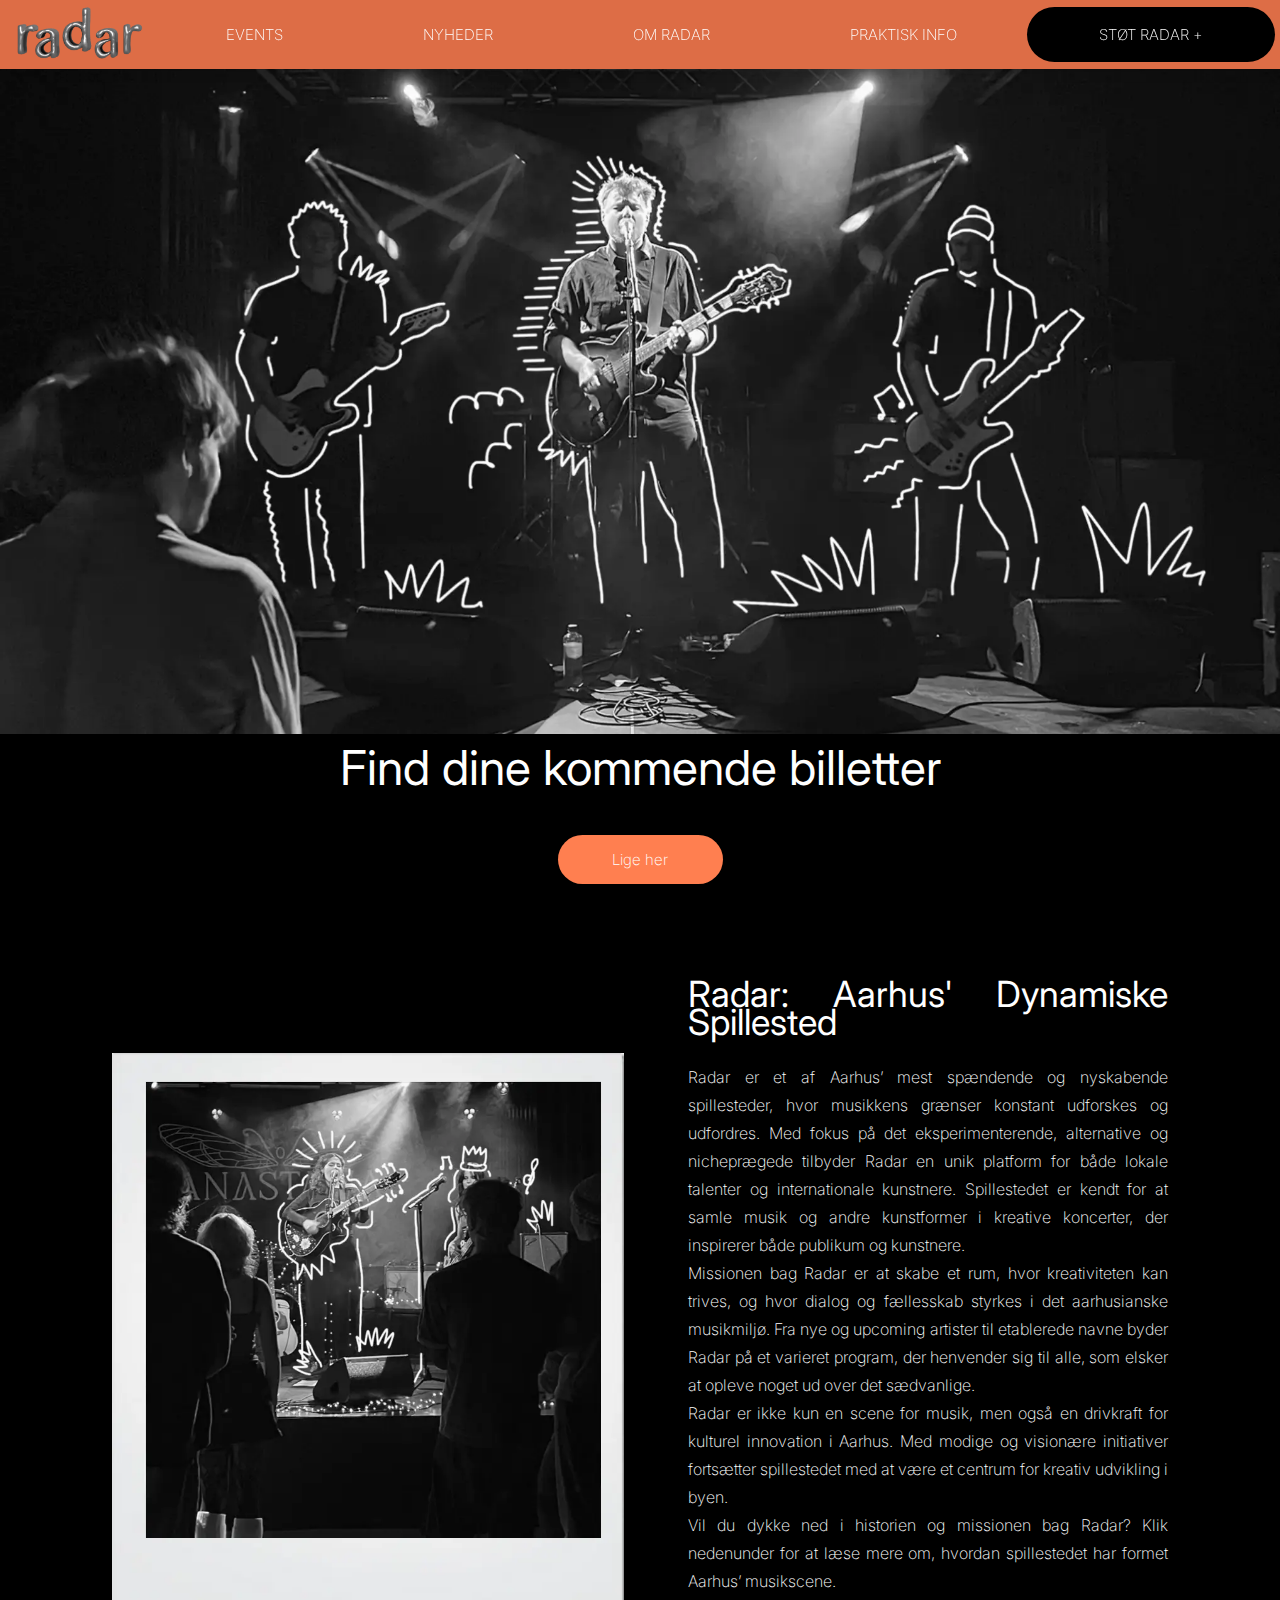
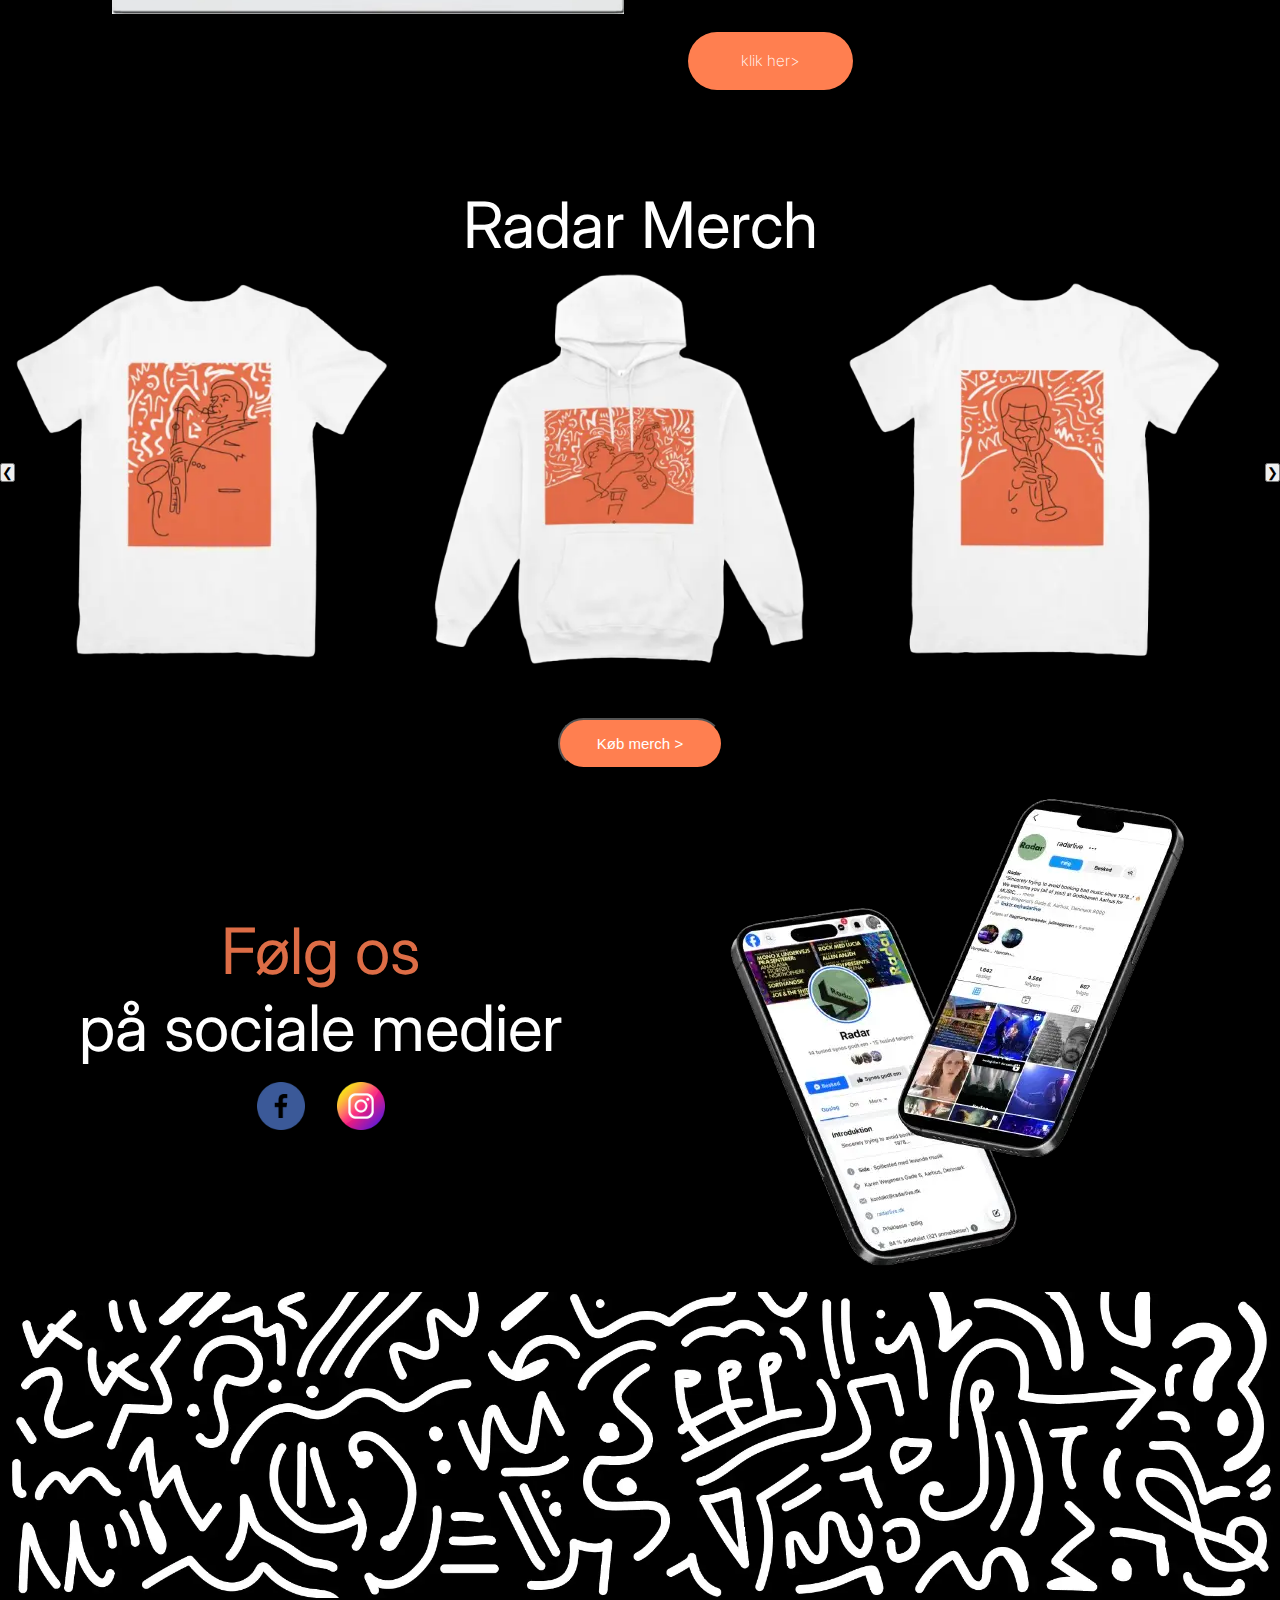
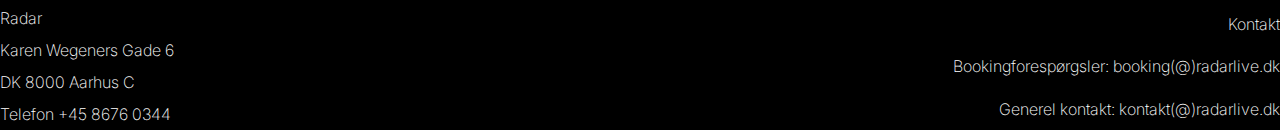
<file: index.html>
<!DOCTYPE html>
<html lang="da">
<head>
    <meta charset="UTF-8">
    <meta name="viewport" content="width=device-width, initial-scale=1.0">
    <meta name="description=" content="Oplev eksperimenterende koncerter og nichegenrer på Radar i Aarhus. Se kommende events og bliv inspireret af unikke musikoplevelser.">
    <title>Radar Aarhus | Eksperimenterende Musik og Koncerter</title>
    <link rel="preconnect" href="https://fonts.googleapis.com">
    <link rel="preconnect" href="https://fonts.gstatic.com" crossorigin>
    <link href="https://fonts.googleapis.com/css2?family=Inter:ital,opsz,wght@0,14..32,100..900;1,14..32,100..900&display=swap" rel="stylesheet">
    <link rel="icon" type="image/x-icon" href="/img/favicon_io(4)/android-chrome-512x512.png">
    <link rel="stylesheet" href="css/stylesheet.css">
</head>
<body>
    <header>
        <a href="/index.html"><img src="/img/radarlogo.webp" alt="Radar logo" class="logo"></a>
        <!---https://www.youtube.com/watch?v=8eFeIFKAKHw&list=WL&index=63 brugt til at finde ud af hvordan man laver en burgermenu-->
        <nav class="navbar">
            <input type="checkbox" id="sidebar-active"> <!---selve checkboxen-->
            <label for="sidebar-active" class="open-sidebar-button"> <!---ikonet med de tre streger-->
                <svg xmlns="http://www.w3.org/2000/svg" height="42px" viewBox="0 -960 960 960" width="42px" fill="#FFFFFF"><path d="M120-240v-80h720v80H120Zm0-200v-80h720v80H120Zm0-200v-80h720v80H120Z"/></svg>
            </label>

            
            <div class="links-container">
                <label for="sidebar-active" class="close-sidebar-button"> <!---kryds ikon der lukker menuen-->
                    <svg xmlns="http://www.w3.org/2000/svg" height="42px" viewBox="0 -960 960 960" width="42px" fill="#FFFFFF"><path d="m256-200-56-56 224-224-224-224 56-56 224 224 224-224 56 56-224 224 224 224-56 56-224-224-224 224Z"/></svg> 
                </label>



                <label id="overlay" for="sidebar-active"></label> <!---den der gør at vi kommer ud af sidebaren, hvis man klikker et andet sted på skærmen-->

                
            
                <ul class="navbar-menu">
                    <li><a href="#" class="hovedmenu"> Events</a>
                        <ul class="dropdown">
                            <li><a href="/undersider/events.html" class="undermenu">Kommende Events +</a>
                            </li>
                            <li><a href="#" class="undermenu">Tidligere Events</a>
                            </li>
                        </ul>
                    </li>
        
                    <li><a href="#" class="hovedmenu">Nyheder</a>
                    </li>
        
                    <li><a href="#" class="hovedmenu">Om Radar</a>
                        <ul class="dropdown">
                            <li><a href="/undersider/historieogvaerdier.html" class="undermenu">Historie og Mission +</a>
                            </li>
                            <li><a href="#" class="undermenu">Værdier og Fokusområder</a>
                            </li>
                            <li><a href="#" class="undermenu">Kunstnere</a>
                            </li>
                        </ul>
                    </li>
        
                    <li><a href="#" class="hovedmenu">Praktisk Info</a>
                        <ul class="dropdown">
                            <li><a href="#" class="undermenu">Kontakt og Adresse</a>
                            </li>
                            <li><a href="#" class="undermenu">Ofte stillede spørgsmål</a>
                            </li>
                            <li><a href="#" class="undermenu">Feedback</a>
                            </li>
                            <li><a href="#" class="undermenu">Leje af Radar</a>
                            </li>
                        </ul>
                    </li>

                    <li class="støtknap"><a href="/undersider/stoetradar.html" class="hovedmenu" >Støt Radar +</a>
                    </li>
                </ul>
            </div>
        </nav>
    </header>


    <section>
        <img src="img/forside.webp" alt="Band som spiller på Radar med illustrationer" id="forsideimg">
    </section>
    <section id="førstetekst">
        <h1 id="storoverskrift">Find dine kommende billetter</h1>
        <a href="/undersider/events.html" class="knap">Lige her</a>
    </section>

    <article class="artikler" id="artikelet">
        <section>
            <img src="/img/forsideimg2.webp" alt="Polaroid billede af band som spiller på Radar" id="forsidebillede2">
        </section>
        <section id="sektion1">
            <h2 class="overskrift" id="overskrift1">Radar: Aarhus' Dynamiske Spillested</h2>
            <p>Radar er et af Aarhus’ mest spændende og nyskabende spillesteder, hvor musikkens grænser konstant udforskes og udfordres. Med fokus på det eksperimenterende, alternative og nicheprægede tilbyder Radar en unik platform for både lokale talenter og internationale kunstnere. Spillestedet er kendt for at samle musik og andre kunstformer i kreative koncerter, der inspirerer både publikum og kunstnere.</p>
            <p>Missionen bag Radar er at skabe et rum, hvor kreativiteten kan trives, og hvor dialog og fællesskab styrkes i det aarhusianske musikmiljø. Fra nye og upcoming artister til etablerede navne byder Radar på et varieret program, der henvender sig til alle, som elsker at opleve noget ud over det sædvanlige.</p>
            <p>Radar er ikke kun en scene for musik, men også en drivkraft for kulturel innovation i Aarhus. Med modige og visionære initiativer fortsætter spillestedet med at være et centrum for kreativ udvikling i byen.</p>
            <p>Vil du dykke ned i historien og missionen bag Radar? Klik nedenunder for at læse mere om, hvordan spillestedet har formet Aarhus’ musikscene.</p>
            <a href="/undersider/historieogvaerdier.html" class="knap">klik her></a>
        </section>
    </article>

    <h2 class="overskrift" id="overskrift2">Radar Merch</h2>
    <article class="artikler" id="artikelto">
        <section class="slideshow-container">
            <button class="prev">&#10094;</button>
            <article class="slideshow-wrapper">
              <section class="slide" id="slide1">
                <a href="#"><img src="/img/t-shirt1.webp" alt="Radar Merch"></a>
              </section>
              <section class="slide" id="slide2">
                <a href=“#”><img src="img/sweatshirt.webp" alt="Radar Merch"></a>
              </section>
              <section class="slide" id="slide3">
                <a href=“#”><img src="img/t-shirt2.webp" alt="Radar Merch"></a>
              </section>
            </article>
            <button class="next">&#10095;</button>
        </section>
    </article>
    <article id="merchknap">
        <button type="button" class="knap">Køb merch ></button>
    </article>

    <section class="sektion3">
        <article class="artikler" id="artikeltre">
            <section id="følgosoverskrift">
                <h2 class="overskrift" id="følgos">Følg os</h2>
                <h2 class="overskrift"> på sociale medier</h2>
                <article class="faceinsta">
                    <!---ikoner hentet på https://www.flaticon.com/ -->
                    <a href="https://www.facebook.com/radarlive"> <img src="/img/facebook-logo.webp" alt="facebook-logo" class="ikoner"></a>
                   <a href="https://www.instagram.com/radarlive/"><img src="/img/instagram.webp" alt="Instagram-logo" class="ikoner"></a>
                </article>

            </section>
            <section>
                <img src="img/socialemedier.webp" alt="Billede af to smartphones som viser Radars Facebook og Instagram" id="socialemedier">
            </section>
        </article>
    </section>

    

    <figure>
        <img src="img/moenster.webp" alt="Illustrationer" id="moenster">
    </figure>


    <footer class="footer">
        <section>
            <p>Radar</p>
            <p>Karen Wegeners Gade 6</p>
            <p>DK 8000 Aarhus C</p>
            <p>Telefon +45 8676 0344</p>
        </section>
        <section id="footerhøjre">
            <p>Kontakt</p>
            <p>Bookingforespørgsler: booking(@)radarlive.dk</p>
            <p>Generel kontakt: kontakt(@)radarlive.dk</p>
        </section>
    </footer>

</body>
</html>
</file>
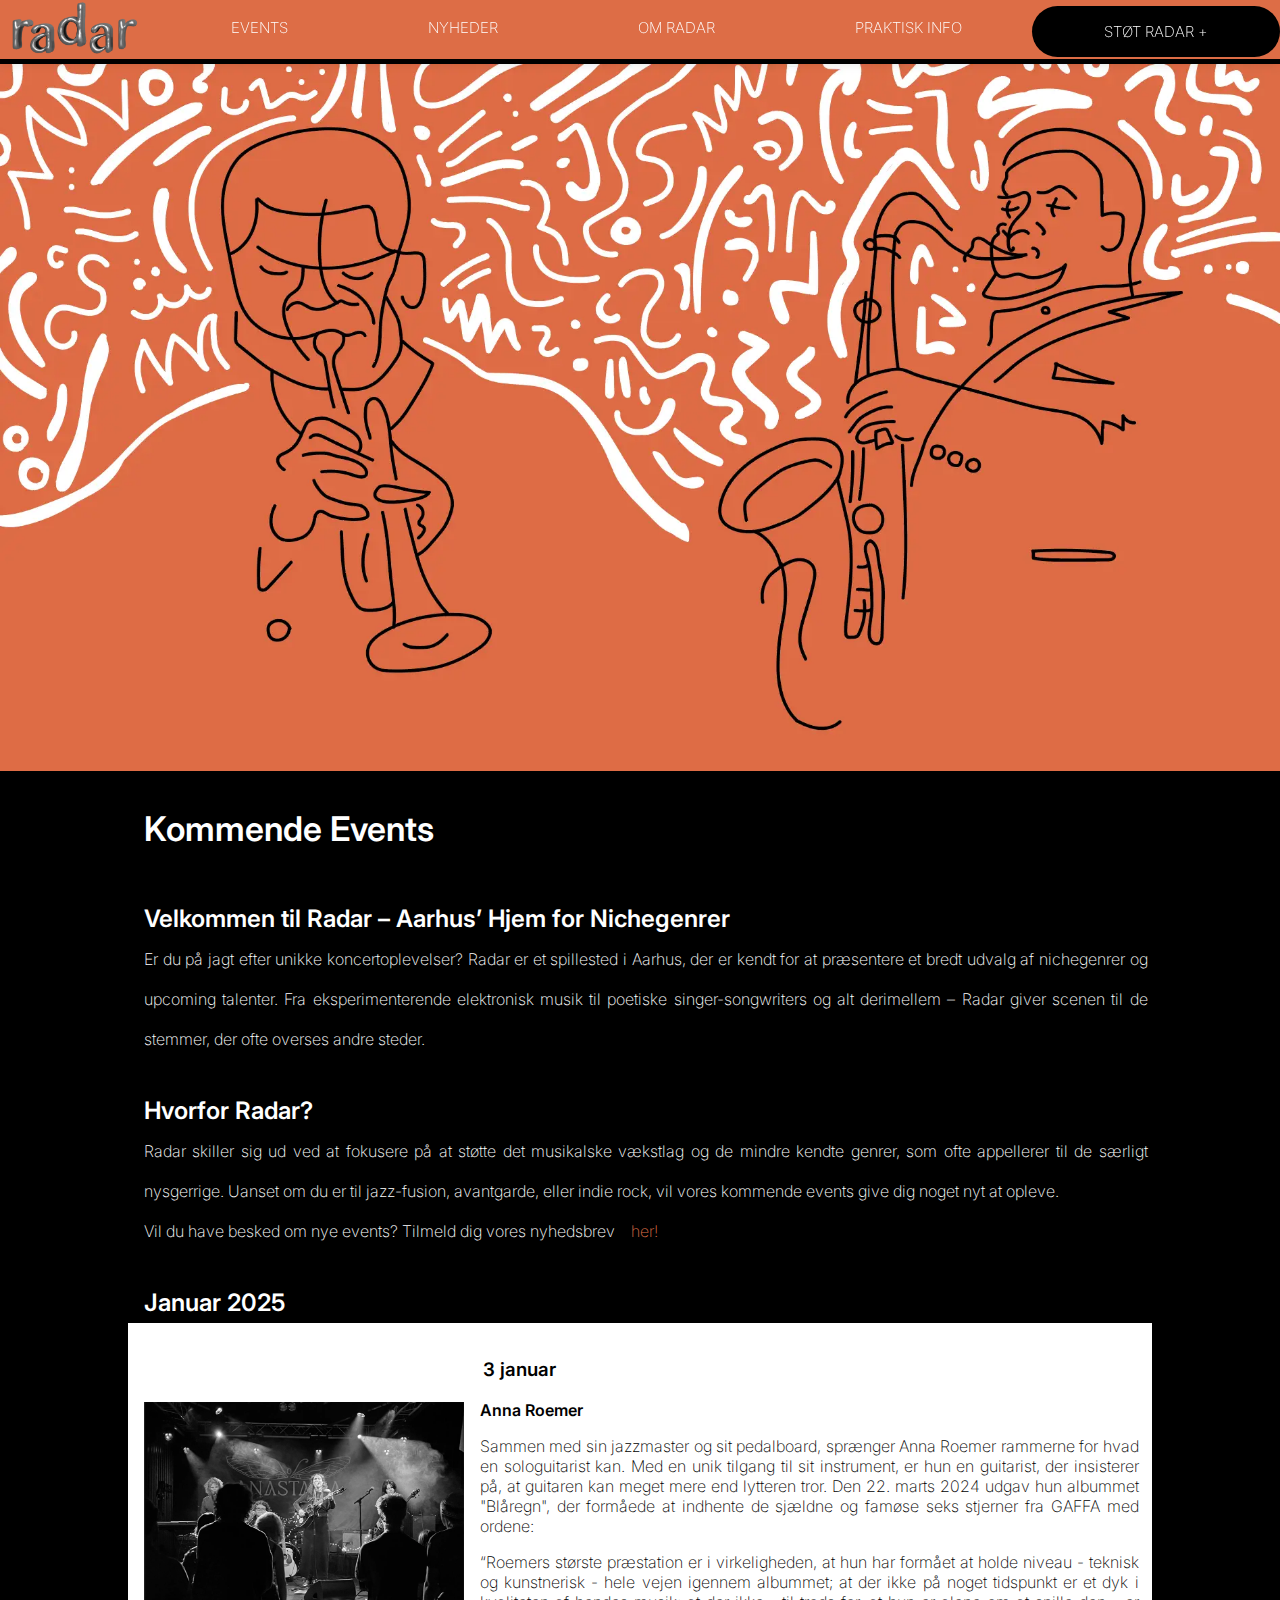
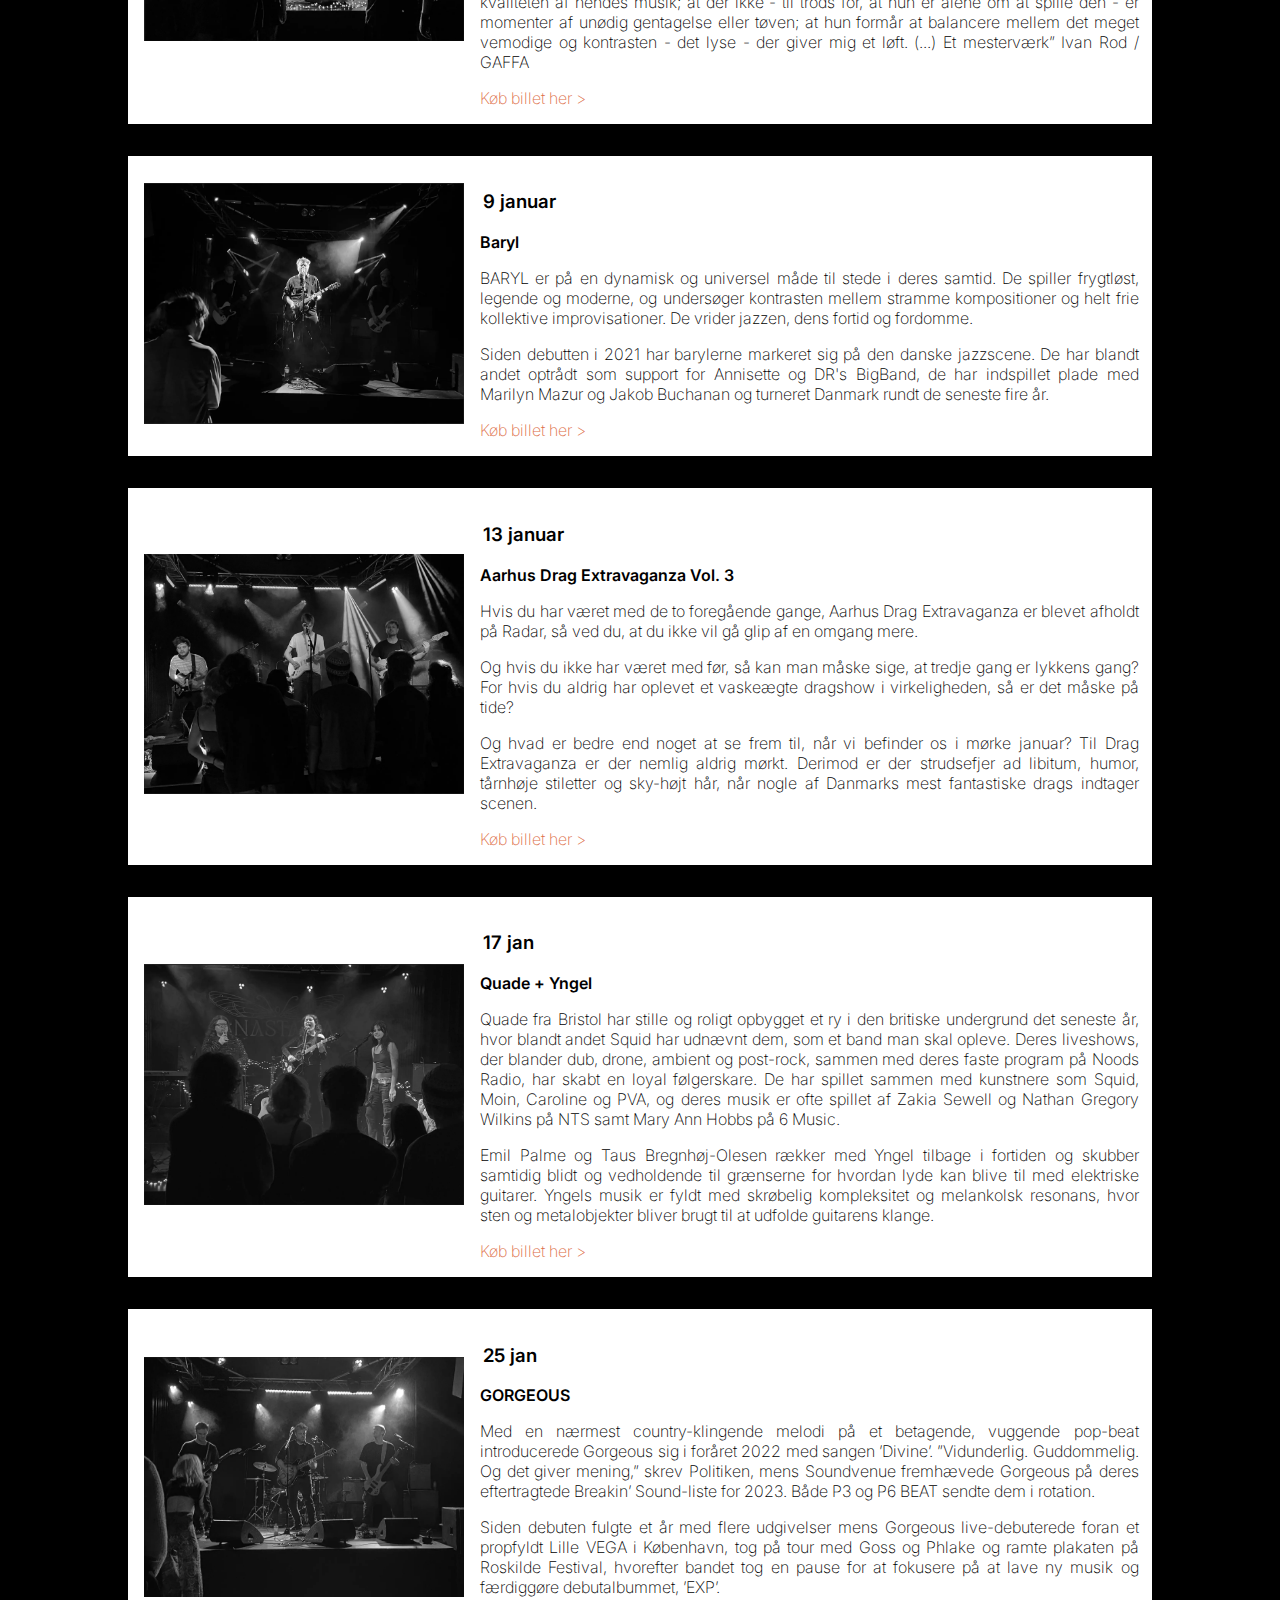
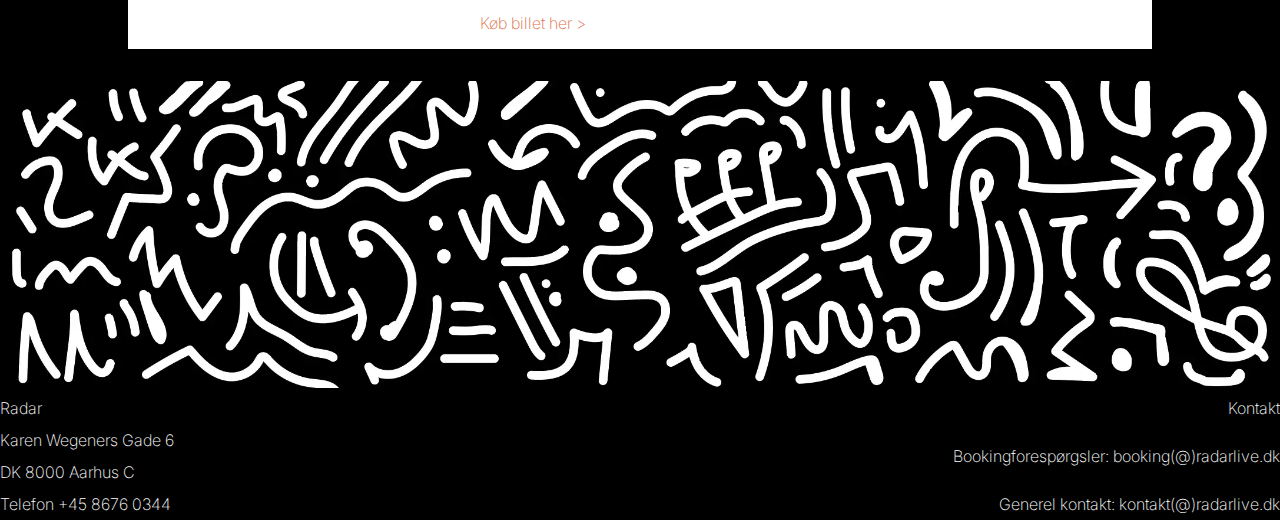
<file: undersider/events.html>
<!DOCTYPE html>
<html lang="da">
<head>
    <meta charset="UTF-8">
    <meta name="description" content="Oplev unikke nichegenrer på Radar i Aarhus. Se kalenderen over kommende koncerter og events, og vær med til at støtte det lokale musikmiljø.">
    <meta name="viewport" content="width=device-width, initial-scale=1.0">
    <title>Kommende Events på Radar | Aarhus' Spillested for Nichemusik.</title>
    <link rel="preconnect" href="https://fonts.googleapis.com">
    <link rel="preconnect" href="https://fonts.gstatic.com" crossorigin>
    <link href="https://fonts.googleapis.com/css2?family=Inter:ital,opsz,wght@0,14..32,100..900;1,14..32,100..900&display=swap" rel="stylesheet">
    <link rel="icon" type="image/x-icon" href="/img/favicon_io(4)/android-chrome-512x512.png">
    <link rel="stylesheet" href="/css/events.css">  
</head>
<body>
    <header>
        <a href="/index.html"><img src="/img/radarlogo.webp" alt="Radar logo" class="logo"></a>
        <!---https://www.youtube.com/watch?v=8eFeIFKAKHw&list=WL&index=63 brugt til at finde ud af hvordan man laver en burgermenu-->
        <nav class="navbar">
            <input type="checkbox" id="sidebar-active"> <!---selve checkboxen-->
            <label for="sidebar-active" class="open-sidebar-button"> <!---ikonet med de tre streger-->
                <svg xmlns="http://www.w3.org/2000/svg" height="42px" viewBox="0 -960 960 960" width="42px" fill="#FFFFFF"><path d="M120-240v-80h720v80H120Zm0-200v-80h720v80H120Zm0-200v-80h720v80H120Z"/></svg>
            </label>

            
            <div class="links-container">
                <label for="sidebar-active" class="close-sidebar-button"> <!---kryds ikon der lukker menuen-->
                    <svg xmlns="http://www.w3.org/2000/svg" height="42px" viewBox="0 -960 960 960" width="42px" fill="#FFFFFF"><path d="m256-200-56-56 224-224-224-224 56-56 224 224 224-224 56 56-224 224 224 224-56 56-224-224-224 224Z"/></svg> 
                </label>



                <label id="overlay" for="sidebar-active"></label> <!---den der gør at vi kommer ud af sidebaren, hvis man klikker et andet sted på skærmen-->

                
            
                <ul class="navbar-menu">
                    <li><a href="#" class="hovedmenu"> Events</a>
                        <ul class="dropdown">
                            <li><a href="/undersider/events.html" class="undermenu">Kommende Events +</a>
                            </li>
                            <li><a href="#" class="undermenu">Tidligere Events</a>
                            </li>
                        </ul>
                    </li>
        
                    <li><a href="#" class="hovedmenu">Nyheder</a>
                    </li>
        
                    <li><a href="#" class="hovedmenu">Om Radar</a>
                        <ul class="dropdown">
                            <li><a href="/undersider/historieogvaerdier.html" class="undermenu">Historie og Mission +</a>
                            </li>
                            <li><a href="#" class="undermenu">Værdier og Fokusområder</a>
                            </li>
                            <li><a href="#" class="undermenu">Kunstnere</a>
                            </li>
                        </ul>
                    </li>
        
                    <li><a href="#" class="hovedmenu">Praktisk Info</a>
                        <ul class="dropdown">
                            <li><a href="#" class="undermenu">Kontakt og Adresse</a>
                            </li>
                            <li><a href="#" class="undermenu">Ofte stillede spørgsmål</a>
                            </li>
                            <li><a href="#" class="undermenu">Feedback</a>
                            </li>
                            <li><a href="#" class="undermenu">Leje af Radar</a>
                            </li>
                        </ul>
                    </li>

                    <li class="støtknap"><a href="/undersider/stoetradar.html" class="hovedmenu" id="støtradar">Støt Radar +</a>
                    </li>
                </ul>
            </div>
        </nav>
    </header>

    <section>
        <img src="/img/musikillustration.webp" alt="Illustration af folk der spiller på instrumenter" id="instrumenterimg">
    </section>


   
    <article id="åbning">
        <h1>Kommende Events</h1>
        <section id="sektion1">
            <h2>Velkommen til Radar – Aarhus’ Hjem for Nichegenrer</h2>
            <p>Er du på jagt efter unikke koncertoplevelser? Radar er et spillested i Aarhus, der er kendt for at præsentere et bredt udvalg af nichegenrer og upcoming talenter. Fra eksperimenterende elektronisk musik til poetiske singer-songwriters og alt derimellem – Radar giver scenen til de stemmer, der ofte overses andre steder.</p>
        </section>
        <section id="sektion2">
            <h2>Hvorfor Radar?</h2>
            <p>Radar skiller sig ud ved at fokusere på at støtte det musikalske vækstlag og de mindre kendte genrer, som ofte appellerer til de særligt nysgerrige. Uanset om du er til jazz-fusion, avantgarde, eller indie rock, vil vores kommende events give dig noget nyt at opleve.</p>
            <p>Vil du have besked om nye events? Tilmeld dig vores nyhedsbrev<a href="#">her!</a></p>
        </section>
        <h2>Januar 2025</h2>
    </article>
   
    <section id="events">
        <article class="sektioner">
            <section>
                <img src="/img/event1.webp" alt="Radar Aarhus kommende events." class="billeder">
            </section>
            <section>
                <h3>3 januar</h3>
                <h4>Anna Roemer</h4>
                <p>Sammen med sin jazzmaster og sit pedalboard, sprænger Anna Roemer rammerne for hvad en sologuitarist kan. Med en unik tilgang til sit instrument, er hun en guitarist, der insisterer på, at guitaren kan meget mere end lytteren tror. Den 22. marts 2024 udgav hun albummet "Blåregn", der formåede at indhente de sjældne og famøse seks stjerner fra GAFFA med ordene:</p>
                <p>“Roemers største præstation er i virkeligheden, at hun har formået at holde niveau - teknisk og kunstnerisk - hele vejen igennem albummet; at der ikke på noget tidspunkt er et dyk i kvaliteten af hendes musik; at der ikke - til trods for, at hun er alene om at spille den - er momenter af unødig gentagelse eller tøven; at hun formår at balancere mellem det meget vemodige og kontrasten - det lyse - der giver mig et løft. (...) Et mesterværk” Ivan Rod / GAFFA</p>
                <a href="events.html">Køb billet her ></a>
            </section>
        </article>
        <article class="sektioner">
            <section>
                <img src="/img/event2.webp" alt="Radar Aarhus kommende events." class="billeder">
            </section>
            <section>
                <h3>9 januar</h3>
                <h4>Baryl</h4>
                <p>BARYL er på en dynamisk og universel måde til stede i deres samtid. De spiller frygtløst, legende og moderne, og undersøger kontrasten mellem stramme kompositioner og helt frie kollektive improvisationer. De vrider jazzen, dens fortid og fordomme.</p>
                <p>Siden debutten i 2021 har barylerne markeret sig på den danske jazzscene. De har blandt andet optrådt som support for Annisette og DR's BigBand, de har indspillet plade med Marilyn Mazur og Jakob Buchanan og turneret Danmark rundt de seneste fire år.</p>
                <a href="events.html">Køb billet her ></a>
            </section>
        </article>
        <article class="sektioner">
            <section>
                <img src="/img/event3.webp" alt="Radar Aarhus kommende events." class="billeder">
            </section>
            <section>
                <h3>13 januar</h3>
                <h4>Aarhus Drag Extravaganza Vol. 3</h4>
                <p>Hvis du har været med de to foregående gange, Aarhus Drag Extravaganza er blevet afholdt på Radar, så ved du, at du ikke vil gå glip af en omgang mere.</p>
                <p>Og hvis du ikke har været med før, så kan man måske sige, at tredje gang er lykkens gang? For hvis du aldrig har oplevet et vaskeægte dragshow i virkeligheden, så er det måske på tide?</p>
                <p>Og hvad er bedre end noget at se frem til, når vi befinder os i mørke januar? Til Drag Extravaganza er der nemlig aldrig mørkt. Derimod er der strudsefjer ad libitum, humor, tårnhøje stiletter og sky-højt hår, når nogle af Danmarks mest fantastiske drags indtager scenen.</p>
                <a href="events.html">Køb billet her ></a>
            </section>
        </article>
        <article class="sektioner">
            <section>
                <img src="/img/event4.webp" alt="Radar Aarhus kommende events." class="billeder">
            </section>
            <section>
                <h3>17 jan</h3>
                <h4>Quade + Yngel</h4>
                <p>Quade fra Bristol har stille og roligt opbygget et ry i den britiske undergrund det seneste år, hvor blandt andet Squid har udnævnt dem, som et band man skal opleve. Deres liveshows, der blander dub, drone, ambient og post-rock, sammen med deres faste program på Noods Radio, har skabt en loyal følgerskare. De har spillet sammen med kunstnere som Squid, Moin, Caroline og PVA, og deres musik er ofte spillet af Zakia Sewell og Nathan Gregory Wilkins på NTS samt Mary Ann Hobbs på 6 Music.</p>
                <p>Emil Palme og Taus Bregnhøj-Olesen rækker med Yngel tilbage i fortiden og skubber samtidig blidt og vedholdende til grænserne for hvordan lyde kan blive til med elektriske guitarer. Yngels musik er fyldt med skrøbelig kompleksitet og melankolsk resonans, hvor sten og metalobjekter bliver brugt til at udfolde guitarens klange.</p>
                <a href="events.html">Køb billet her ></a>
            </section>
        </article>
        <article class="sektioner">
            <section>
                <img src="/img/event5.webp" alt="Radar Aarhus kommende events." class="billeder">
            </section>
            <section>
                <h3>25 jan</h3>
                <h4>GORGEOUS</h4>
                <p>Med en nærmest country-klingende melodi på et betagende, vuggende pop-beat introducerede Gorgeous sig i foråret 2022 med sangen ’Divine’. ”Vidunderlig. Guddommelig. Og det giver mening,” skrev Politiken, mens Soundvenue fremhævede Gorgeous på deres eftertragtede Breakin’ Sound-liste for 2023. Både P3 og P6 BEAT sendte dem i rotation.</p>
                <p>Siden debuten fulgte et år med flere udgivelser mens Gorgeous live-debuterede foran et propfyldt Lille VEGA i København, tog på tour med Goss og Phlake og ramte plakaten på Roskilde Festival, hvorefter bandet tog en pause for at fokusere på at lave ny musik og færdiggøre debutalbummet, ’EXP’.</p>
                <a href="events.html">Køb billet her ></a>
            </section>
        </article>
    </section>

    <img src="/img/moenster.webp" alt="Illustrationer" id="mønsterimg">



    <footer class="footer">
        <article>
            <p>Radar</p>
            <p>Karen Wegeners Gade 6</p>
            <p>DK 8000 Aarhus C</p>
            <p>Telefon +45 8676 0344</p>
        </article>
        <article id="footerhøjre">
            <p>Kontakt</p>
            <p>Bookingforespørgsler: booking(@)radarlive.dk</p>
            <p>Generel kontakt: kontakt(@)radarlive.dk</p>
        </article>
    </footer>
    

</body>
</html>
</file>
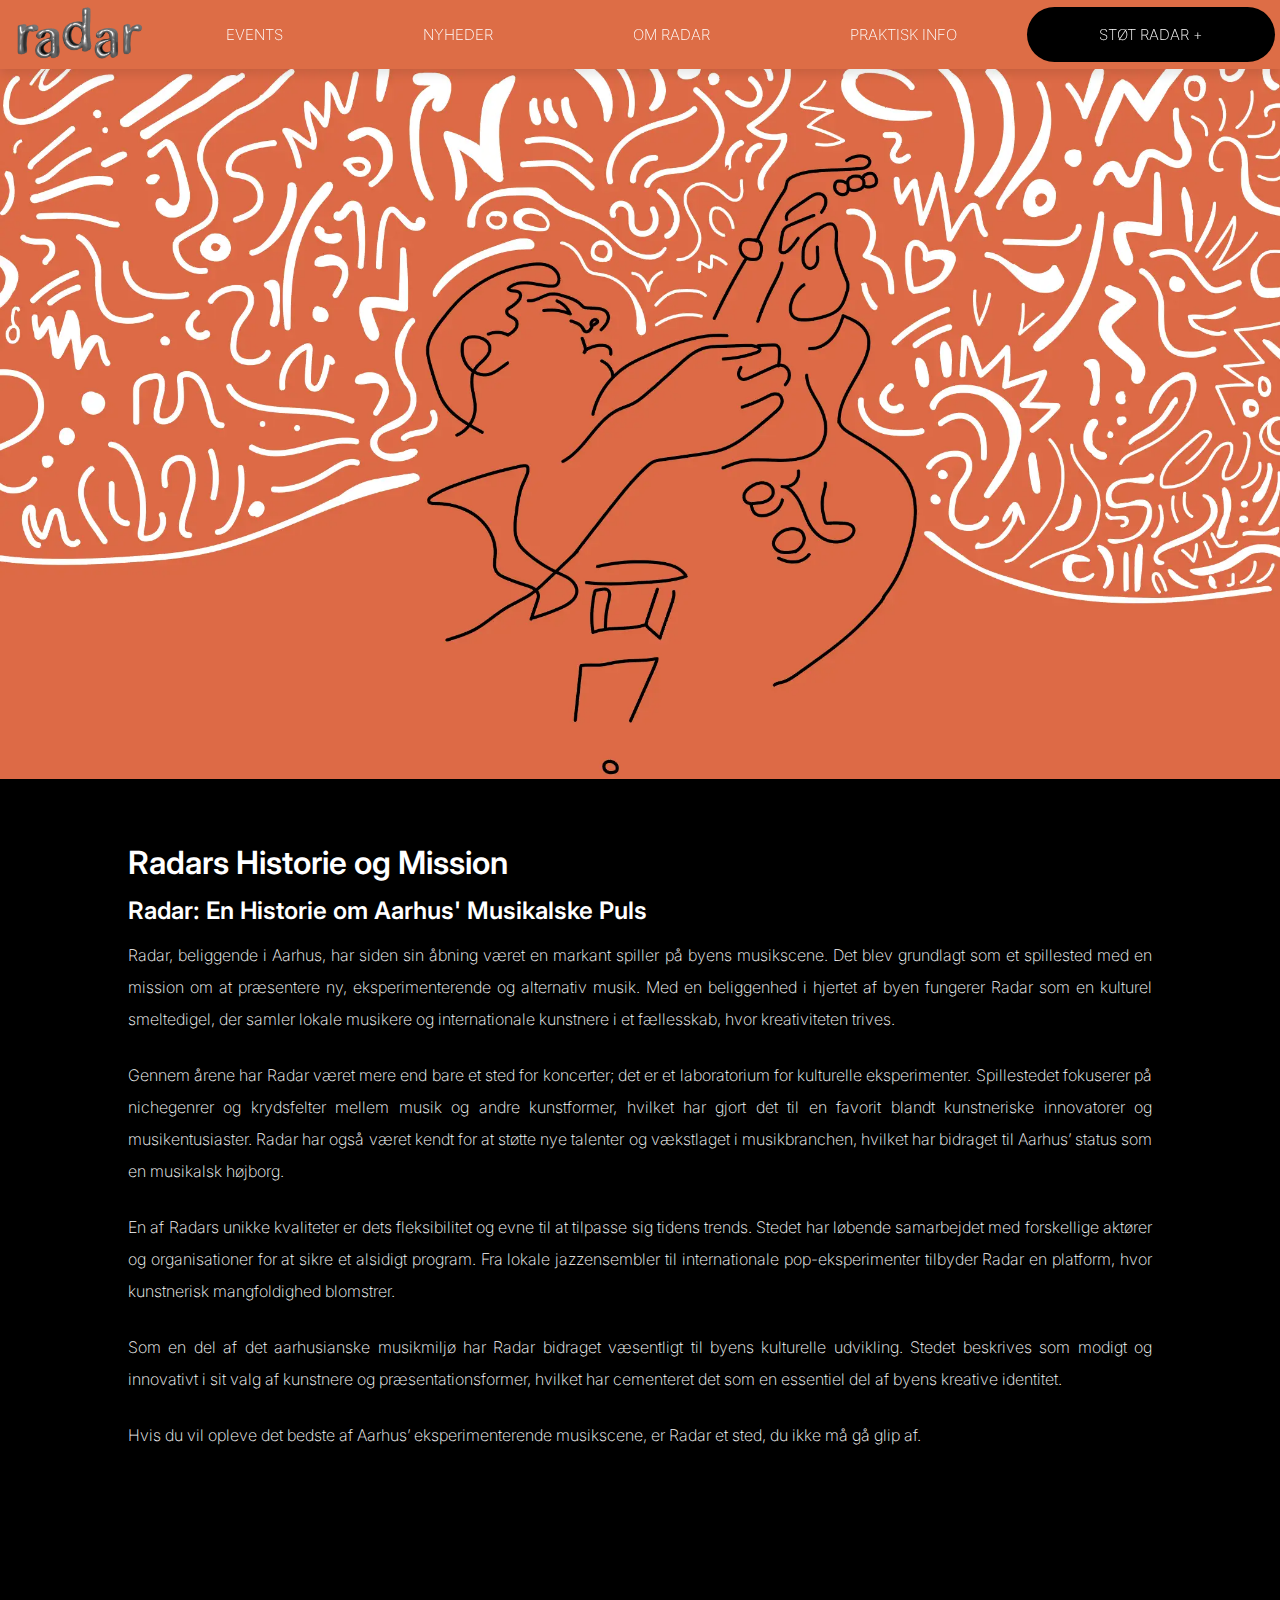
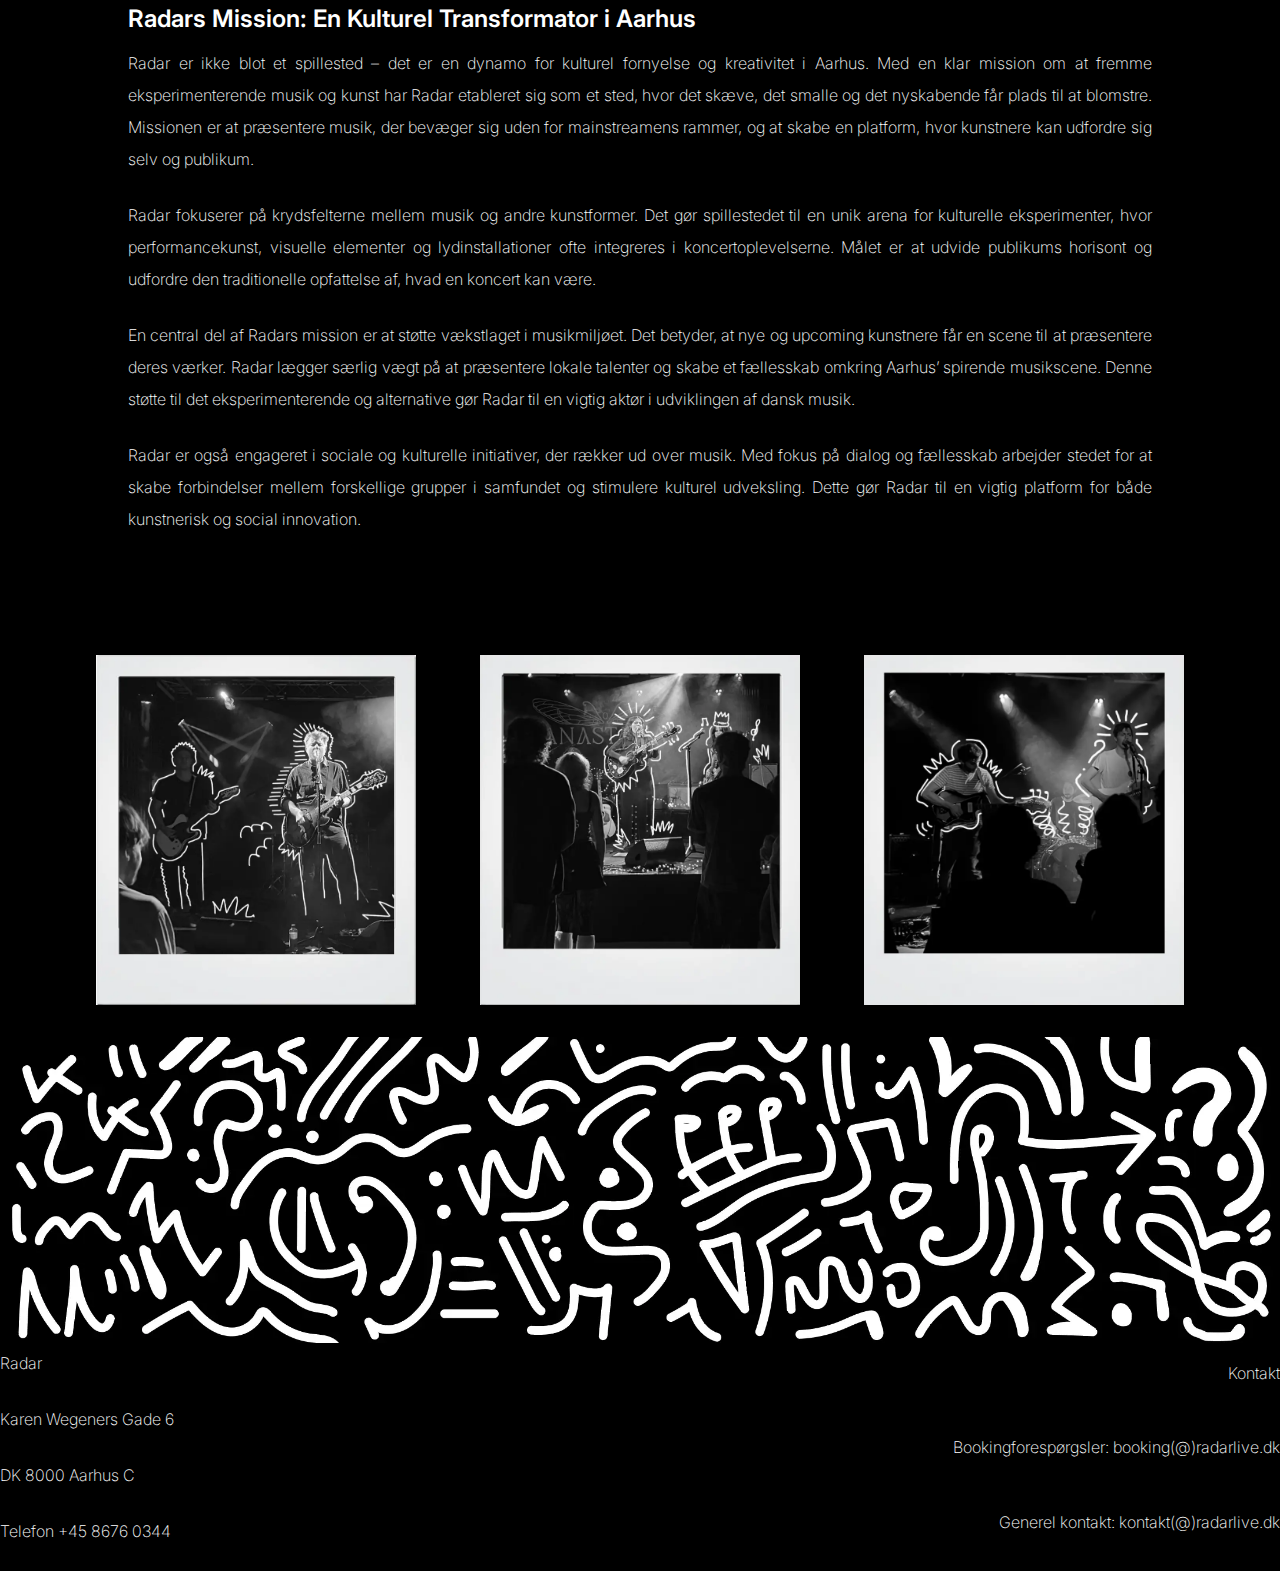
<file: undersider/historieogvaerdier.html>
<!DOCTYPE html>
<html lang="da">
<head>
    <meta charset="UTF-8">
    <meta name="viewport" content="width=device-width, initial-scale=1.0">
    <meta name="description" content="Læs historien om Radar i Aarhus, et spillested dedikeret til eksperimenterende musik og nichegenrer. Oplev visionen bag unikke koncertoplevelser og støtte til lokale kunstnere.">
    <title>Om Radar | Historien Bag Aarhus’ Eksperimenterende Spillested</title>
    <link rel="preconnect" href="https://fonts.googleapis.com">
    <link rel="preconnect" href="https://fonts.gstatic.com" crossorigin>
    <link href="https://fonts.googleapis.com/css2?family=Inter:ital,opsz,wght@0,14..32,100..900;1,14..32,100..900&display=swap" rel="stylesheet">
    <link rel="icon" type="image/x-icon" href="/img/favicon_io(4)/android-chrome-512x512.png">
    <link rel="stylesheet" href="/css/historieogvaerdier.css">
</head>
<body>
    <header>
        <a href="/index.html"><img src="/img/radarlogo.webp" alt="Radar logo" class="logo"></a>
        <!---https://www.youtube.com/watch?v=8eFeIFKAKHw&list=WL&index=63 brugt til at finde ud af hvordan man laver en burgermenu-->
        <nav class="navbar">
            <input type="checkbox" id="sidebar-active"> <!---selve checkboxen-->
            <label for="sidebar-active" class="open-sidebar-button"> <!---ikonet med de tre streger-->
                <svg xmlns="http://www.w3.org/2000/svg" height="42px" viewBox="0 -960 960 960" width="42px" fill="#FFFFFF"><path d="M120-240v-80h720v80H120Zm0-200v-80h720v80H120Zm0-200v-80h720v80H120Z"/></svg>
            </label>

            
            <div class="links-container">
                <label for="sidebar-active" class="close-sidebar-button"> <!---kryds ikon der lukker menuen-->
                    <svg xmlns="http://www.w3.org/2000/svg" height="42px" viewBox="0 -960 960 960" width="42px" fill="#FFFFFF"><path d="m256-200-56-56 224-224-224-224 56-56 224 224 224-224 56 56-224 224 224 224-56 56-224-224-224 224Z"/></svg> 
                </label>



                <label id="overlay" for="sidebar-active"></label> <!---den der gør at vi kommer ud af sidebaren, hvis man klikker et andet sted på skærmen-->

                
            
                <ul class="navbar-menu">
                    <li><a href="#" class="hovedmenu"> Events</a>
                        <ul class="dropdown">
                            <li><a href="/undersider/events.html" class="undermenu">Kommende Events +</a>
                            </li>
                            <li><a href="#" class="undermenu">Tidligere Events</a>
                            </li>
                        </ul>
                    </li>
        
                    <li><a href="#" class="hovedmenu">Nyheder</a>
                    </li>
        
                    <li><a href="#" class="hovedmenu">Om Radar</a>
                        <ul class="dropdown">
                            <li><a href="/undersider/historieogvaerdier.html" class="undermenu">Historie og Mission +</a>
                            </li>
                            <li><a href="#" class="undermenu">Værdier og Fokusområder</a>
                            </li>
                            <li><a href="#" class="undermenu">Kunstnere</a>
                            </li>
                        </ul>
                    </li>
        
                    <li><a href="#" class="hovedmenu">Praktisk Info</a>
                        <ul class="dropdown">
                            <li><a href="#" class="undermenu">Kontakt og Adresse</a>
                            </li>
                            <li><a href="#" class="undermenu">Ofte stillede spørgsmål</a>
                            </li>
                            <li><a href="#" class="undermenu">Feedback</a>
                            </li>
                            <li><a href="#" class="undermenu">Leje af Radar</a>
                            </li>
                        </ul>
                    </li>

                    <li class="støtknap"><a href="/undersider/stoetradar.html" class="hovedmenu">Støt Radar +</a>
                    </li>
                </ul>
            </div>
        </nav>
    </header>


    <section>
        <img src="/img/guitarillustration.webp" alt="Illustration af guitarspiller" id="guitarspillerimg">
    </section>

    <main>
        <section class="main">
            <h1>Radars Historie og Mission</h1>
            <h2>Radar: En Historie om Aarhus' Musikalske Puls</h2>
            <p>Radar, beliggende i Aarhus, har siden sin åbning været en markant spiller på byens musikscene. Det blev grundlagt som et spillested med en mission om at præsentere ny, eksperimenterende og alternativ musik. Med en beliggenhed i hjertet af byen fungerer Radar som en kulturel smeltedigel, der samler lokale musikere og internationale kunstnere i et fællesskab, hvor kreativiteten trives.</p>
            <p>Gennem årene har Radar været mere end bare et sted for koncerter; det er et laboratorium for kulturelle eksperimenter. Spillestedet fokuserer på nichegenrer og krydsfelter mellem musik og andre kunstformer, hvilket har gjort det til en favorit blandt kunstneriske innovatorer og musikentusiaster. Radar har også været kendt for at støtte nye talenter og vækstlaget i musikbranchen, hvilket har bidraget til Aarhus’ status som en musikalsk højborg.</p>
            <p>En af Radars unikke kvaliteter er dets fleksibilitet og evne til at tilpasse sig tidens trends. Stedet har løbende samarbejdet med forskellige aktører og organisationer for at sikre et alsidigt program. Fra lokale jazzensembler til internationale pop-eksperimenter tilbyder Radar en platform, hvor kunstnerisk mangfoldighed blomstrer.</p>
            <p>Som en del af det aarhusianske musikmiljø har Radar bidraget væsentligt til byens kulturelle udvikling. Stedet beskrives som modigt og innovativt i sit valg af kunstnere og præsentationsformer, hvilket har cementeret det som en essentiel del af byens kreative identitet.</p>
            <p>Hvis du vil opleve det bedste af Aarhus’ eksperimenterende musikscene, er Radar et sted, du ikke må gå glip af.</p>
        </section>

        <section class="main">
            <h2>Radars Mission: En Kulturel Transformator i Aarhus</h2>
            <p>Radar er ikke blot et spillested – det er en dynamo for kulturel fornyelse og kreativitet i Aarhus. Med en klar mission om at fremme eksperimenterende musik og kunst har Radar etableret sig som et sted, hvor det skæve, det smalle og det nyskabende får plads til at blomstre. Missionen er at præsentere musik, der bevæger sig uden for mainstreamens rammer, og at skabe en platform, hvor kunstnere kan udfordre sig selv og publikum.</p>
            <p>Radar fokuserer på krydsfelterne mellem musik og andre kunstformer. Det gør spillestedet til en unik arena for kulturelle eksperimenter, hvor performancekunst, visuelle elementer og lydinstallationer ofte integreres i koncertoplevelserne. Målet er at udvide publikums horisont og udfordre den traditionelle opfattelse af, hvad en koncert kan være.</p>
            <p>En central del af Radars mission er at støtte vækstlaget i musikmiljøet. Det betyder, at nye og upcoming kunstnere får en scene til at præsentere deres værker. Radar lægger særlig vægt på at præsentere lokale talenter og skabe et fællesskab omkring Aarhus’ spirende musikscene. Denne støtte til det eksperimenterende og alternative gør Radar til en vigtig aktør i udviklingen af dansk musik.</p>
            <p>Radar er også engageret i sociale og kulturelle initiativer, der rækker ud over musik. Med fokus på dialog og fællesskab arbejder stedet for at skabe forbindelser mellem forskellige grupper i samfundet og stimulere kulturel udveksling. Dette gør Radar til en vigtig platform for både kunstnerisk og social innovation.</p>
        </section>
    </main>
    <figure class="billeder">
         <!-- Når skærmen er mindre end 600px -->
        <img src="/img/historieogmission.webp" class="enkeltbillede" id="historieogmission" alt="Koncert på Radar med elektronisk musik.">
        <!-- Standardbilledet -->
        <img src="/img/polaroid2.webp" alt="Band spiller på Radar" class="imgstr">
        <img src="/img/polaroid1.webp" alt="Anastasia spiller på Radar" class="imgstr">
        <img src="/img/polaroid3.webp" alt="Guitar og sang på Radar" class="imgstr">

    </figure>

    <figure><img src="/img/moenster.webp" alt="Illustrationer" id="mønsterimg"></figure>

    <footer class="footer">
        <section>
            <p>Radar</p>
            <p>Karen Wegeners Gade 6</p>
            <p>DK 8000 Aarhus C</p>
            <p>Telefon +45 8676 0344</p>
        </section>
        <section id="footerhøjre">
            <p>Kontakt</p>
            <p>Bookingforespørgsler: booking(@)radarlive.dk</p>
            <p>Generel kontakt: kontakt(@)radarlive.dk</p>
        </section>
    </footer>
    

</body>
</html>
</file>
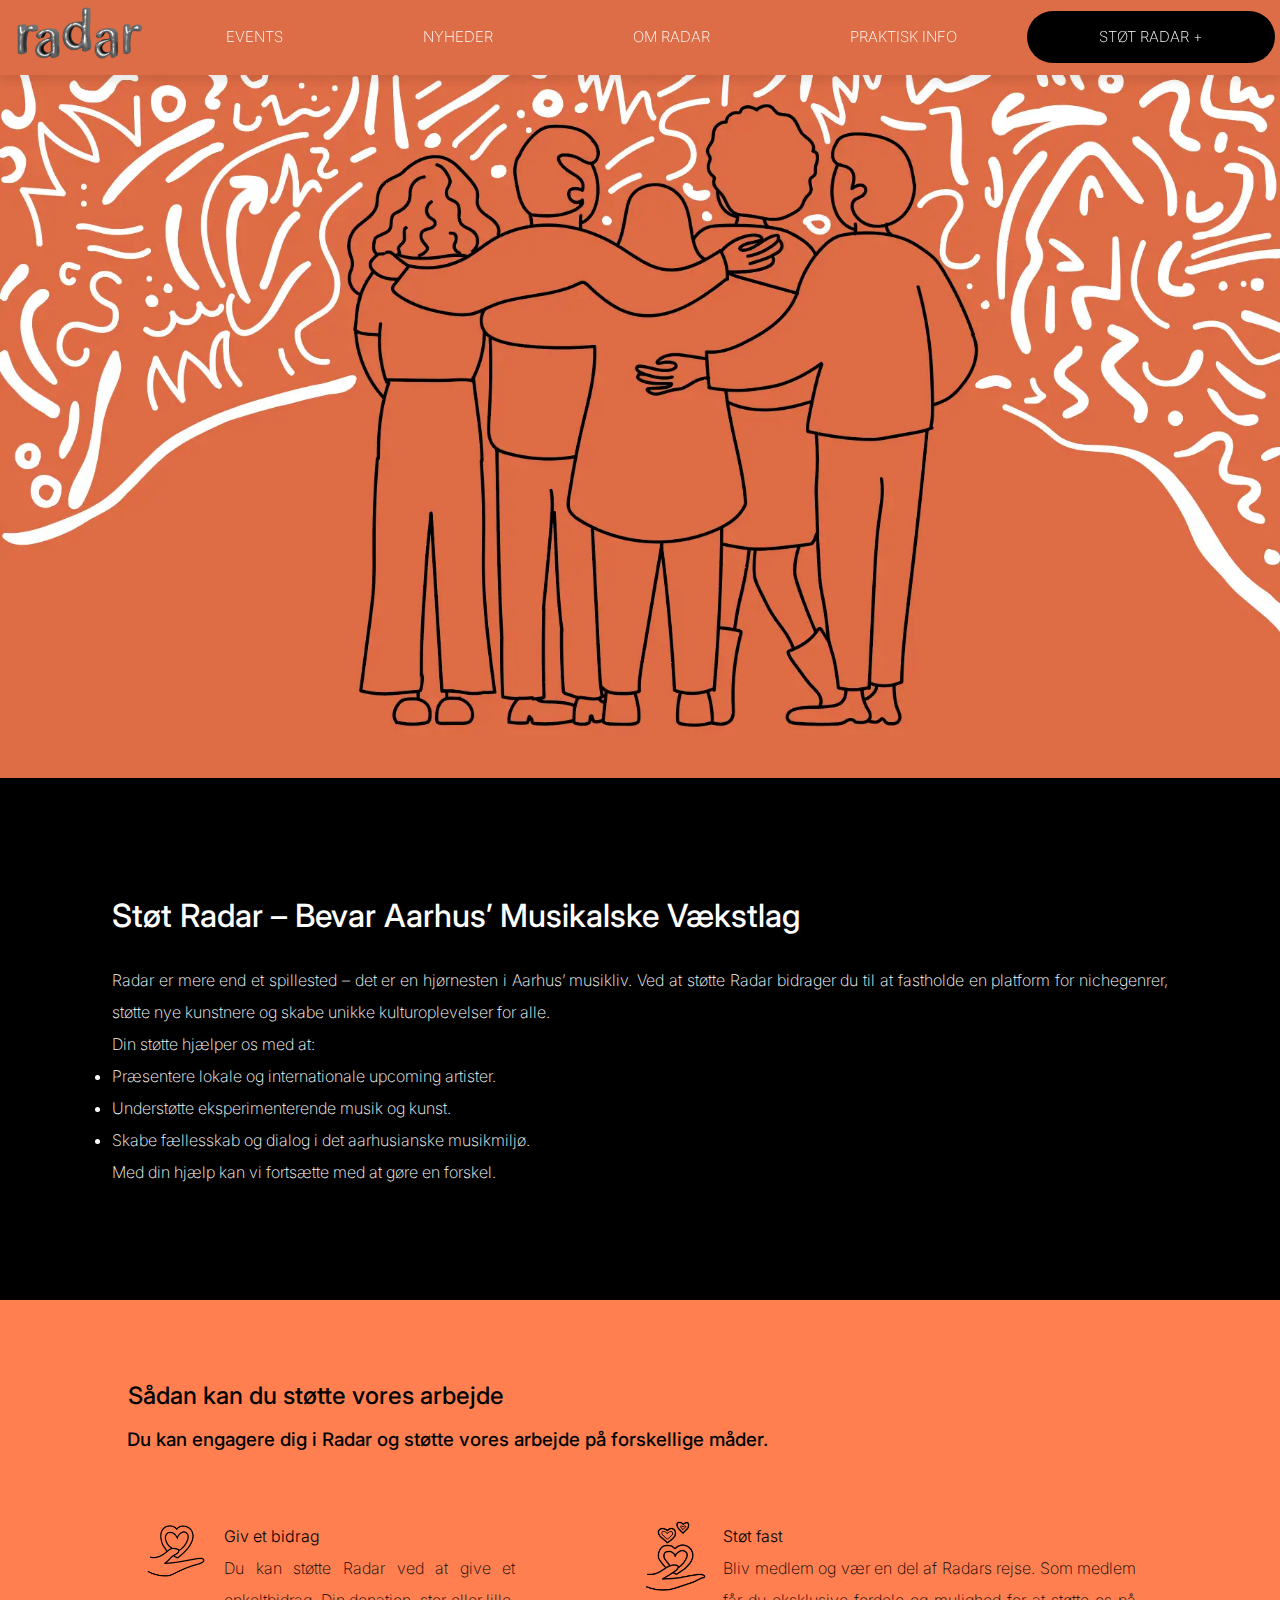
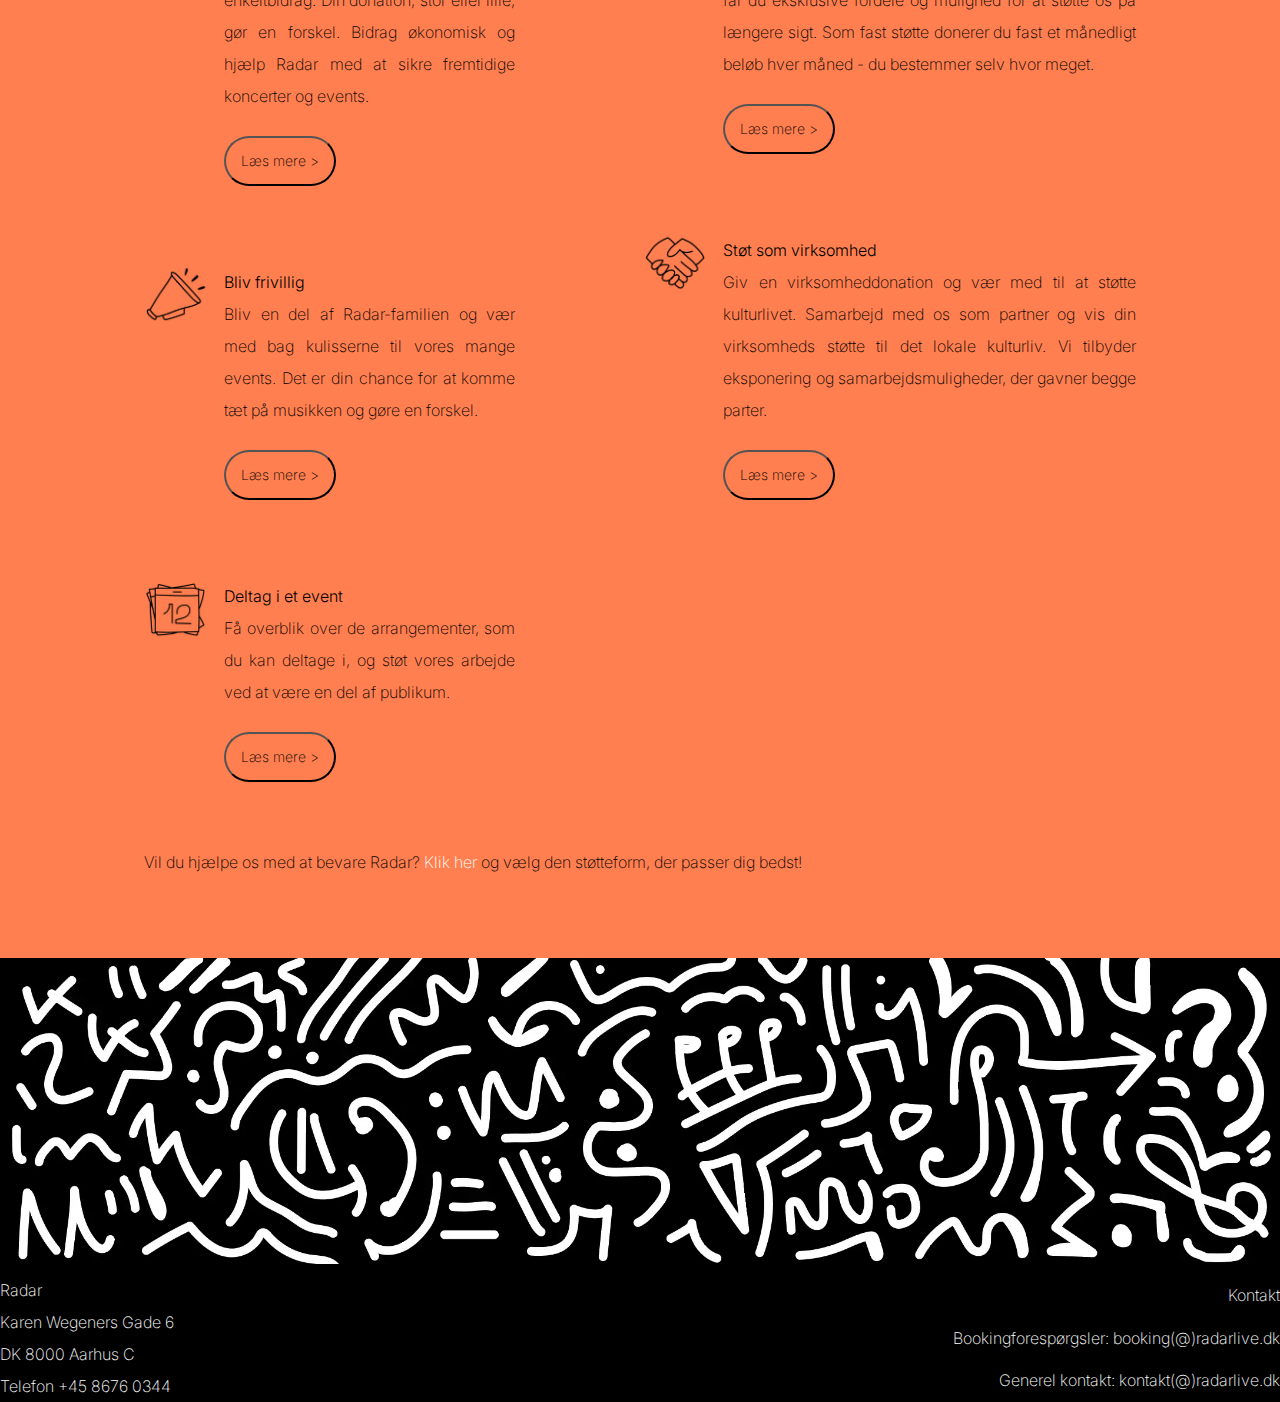
<file: undersider/stoetradar.html>
<!DOCTYPE html>
<html lang="da">
<head>
    <meta charset="UTF-8">
    <meta name="description" content="Vil du støtte Radar i Aarhus? Bidrag økonomisk, bliv frivillig, eller deltag i events. Læs om, hvordan du kan hjælpe med at bevare byens musikalske vækstlag.">
    <meta name="viewport" content="width=device-width, initial-scale=1.0">
    <title>Støt Radar | Hjælp Aarhus' Spillested med at Bevare Unik Kultur.</title>
    <link rel="preconnect" href="https://fonts.googleapis.com">
    <link rel="preconnect" href="https://fonts.gstatic.com" crossorigin>
    <link href="https://fonts.googleapis.com/css2?family=Inter:ital,opsz,wght@0,14..32,100..900;1,14..32,100..900&display=swap" rel="stylesheet">
    <link rel="icon" type="image/x-icon" href="/img/favicon_io(4)/android-chrome-512x512.png">
    <link rel="stylesheet" href="/css/stoetradar.css">
</head>
<body>
    <header>
        <a href="/index.html"><img src="/img/radarlogo.webp" alt="Radar logo" class="logo"></a>
        <!---https://www.youtube.com/watch?v=8eFeIFKAKHw&list=WL&index=63 brugt til at finde ud af hvordan man laver en burgermenu-->
        <nav class="navbar">
            <input type="checkbox" id="sidebar-active"> <!---selve checkboxen-->
            <label for="sidebar-active" class="open-sidebar-button"> <!---ikonet med de tre streger-->
                <svg xmlns="http://www.w3.org/2000/svg" height="42px" viewBox="0 -960 960 960" width="42px" fill="#FFFFFF"><path d="M120-240v-80h720v80H120Zm0-200v-80h720v80H120Zm0-200v-80h720v80H120Z"/></svg>
            </label>

            
            <div class="links-container">
                <label for="sidebar-active" class="close-sidebar-button"> <!---kryds ikon der lukker menuen-->
                    <svg xmlns="http://www.w3.org/2000/svg" height="42px" viewBox="0 -960 960 960" width="42px" fill="#FFFFFF"><path d="m256-200-56-56 224-224-224-224 56-56 224 224 224-224 56 56-224 224 224 224-56 56-224-224-224 224Z"/></svg> 
                </label>



                <label id="overlay" for="sidebar-active"></label> <!---den der gør at vi kommer ud af sidebaren, hvis man klikker et andet sted på skærmen-->

                
            
                <ul class="navbar-menu">
                    <li><a href="#" class="hovedmenu"> Events</a>
                        <ul class="dropdown">
                            <li><a href="/undersider/events.html" class="undermenu">Kommende Events +</a>
                            </li>
                            <li><a href="#" class="undermenu">Tidligere Events</a>
                            </li>
                        </ul>
                    </li>
        
                    <li><a href="#" class="hovedmenu">Nyheder</a>
                    </li>
        
                    <li><a href="#" class="hovedmenu">Om Radar</a>
                        <ul class="dropdown">
                            <li><a href="/undersider/historieogvaerdier.html" class="undermenu">Historie og Mission +</a>
                            </li>
                            <li><a href="#" class="undermenu">Værdier og Fokusområder</a>
                            </li>
                            <li><a href="#" class="undermenu">Kunstnere</a>
                            </li>
                        </ul>
                    </li>
        
                    <li><a href="#" class="hovedmenu">Praktisk Info</a>
                        <ul class="dropdown">
                            <li><a href="#" class="undermenu">Kontakt og Adresse</a>
                            </li>
                            <li><a href="#" class="undermenu">Ofte stillede spørgsmål</a>
                            </li>
                            <li><a href="#" class="undermenu">Feedback</a>
                            </li>
                            <li><a href="#" class="undermenu">Leje af Radar</a>
                            </li>
                        </ul>
                    </li>

                    <li class="støtknap"><a href="/undersider/stoetradar.html" class="hovedmenu">Støt Radar +</a>
                    </li>
                </ul>
            </div>
        </nav>
    </header>

    <section>
        <img src="/img/stoetradarillustration.webp" alt="Illustration af mennesker der står sammen" id="støtradarimg">
    </section>

    <main>
        <h1>Støt Radar – Bevar Aarhus’ Musikalske Vækstlag</h1>
        <p>Radar er mere end et spillested – det er en hjørnesten i Aarhus’ musikliv. Ved at støtte Radar bidrager du til at fastholde en platform for nichegenrer, støtte nye kunstnere og skabe unikke kulturoplevelser for alle.</p>
        <p>Din støtte hjælper os med at:</p>
        <ul>
            <li>Præsentere lokale og internationale upcoming artister.</li>
            <li>Understøtte eksperimenterende musik og kunst.</li>
            <li>Skabe fællesskab og dialog i det aarhusianske musikmiljø.</li>
        </ul>
        <p>Med din hjælp kan vi fortsætte med at gøre en forskel.</p>
    </main>

<section class="kasse">
    <section>
        <h2>Sådan kan du støtte vores arbejde</h2>
        <h3>Du kan engagere dig i Radar og støtte vores arbejde på forskellige måder.</h3>
     </section>
    <article class="boks">
        <article class="donation">
            <section class="sideomside">
                <aside><img src="/img/bidrag.webp" alt="Illustration af at give et bidrag" class="støtteimg"></aside>
                <aside>
                    <h4>Giv et bidrag</h4>
                    <p>Du kan støtte Radar ved at give et enkeltbidrag. Din donation, stor eller lille, gør en forskel. Bidrag økonomisk og hjælp Radar med at sikre fremtidige koncerter og events.</p>
                    <button type="button" class="knap">Læs mere ></button>
                </aside>
             </section>
             <section class="sideomside">
                <aside><img src="/img/frivillig.webp" alt="Illustration af at blive frivillig" class="støtteimg"></aside>
                <aside>
                    <h4>Bliv frivillig</h4>
                    <p>Bliv en del af Radar-familien og vær med bag kulisserne til vores mange events. Det er din chance for at komme tæt på musikken og gøre en forskel.</p>
                    <button type="button" class="knap">Læs mere ></button>
                </aside>
             </section>
             <section class="sideomside">
                <aside><img src="/img/event.webp" alt="Illustration af en kalender" class="støtteimg"></aside>
                <aside>
                    <h4>Deltag i et event</h4>
                    <p>Få overblik over de arrangementer, som du kan deltage i, og støt vores arbejde ved at være en del af publikum.</p>
                    <button type="button" class="knap">Læs mere ></button>
                </aside>
             </section>
         </article>


         <article class="donation">
            <section class="sideomside">
                <aside><img src="/img/stoetfast.webp" alt="Illustration af at støtte fast" class="støtteimg"></aside>
                <aside>
                    <h4>Støt fast</h4>
                    <p>Bliv medlem og vær en del af Radars rejse. Som medlem får du eksklusive fordele og mulighed for at støtte os på længere sigt. Som fast støtte donerer du fast et månedligt beløb hver måned - du bestemmer selv hvor meget.</p>    
                    <button type="button" class="knap">Læs mere ></button>
                </aside>
               </section>
            <section class="sideomside">
                <aside>
                    <img src="/img/virksomhedsstoette.webp" alt="Illustration af virksomheddonation" class="støtteimg">
                </aside>
                <aside>
                    <h4>Støt som virksomhed</h4>
                <p>Giv en virksomheddonation og vær med til at støtte kulturlivet. Samarbejd med os som partner og vis din virksomheds støtte til det lokale kulturliv. Vi tilbyder eksponering og samarbejdsmuligheder, der gavner begge parter.</p>
                <button type="button" class="knap">Læs mere ></button>
                </aside>
            </section>
         </article>
    </article>
    <section>
        <p id="afslutning">Vil du hjælpe os med at bevare Radar? <a href="stoetradar.html">Klik her</a> og vælg den støtteform, der passer dig bedst!</p>
    </section>
</section>



<figure>
    <img src="/img/moenster.webp" alt="illustrationer" id="mønsterimg">
</figure>



<footer class="footer">
    <section>
        <p>Radar</p>
        <p>Karen Wegeners Gade 6</p>
        <p>DK 8000 Aarhus C</p>
        <p>Telefon +45 8676 0344</p>
    </section>
    <section id="footerhøjre">
        <p>Kontakt</p>
        <p>Bookingforespørgsler: booking(@)radarlive.dk</p>
        <p>Generel kontakt: kontakt(@)radarlive.dk</p>
    </section>
</footer>




</body>
</html>
</file>
<file: css/stylesheet.css>
/* Styling af header */
*{  margin: 0;
    padding: 0;
    box-sizing: border-box;
}


@media screen and (min-width: 1100px){
    body{
        background-color: black;
        font-family: 'Inter', sans-serif;
        font-weight: 200;
        text-align: justify;
        width: 100vw;
        color:#fff;
    }

    header {
        position: fixed;
        top:0;
        left:0;
        right:0;
        width: 100%;
        z-index: 1000;
        background: #dd6d46;
        box-shadow: 0 5px 10px rgba(0,0,0,0.1);
        padding: 5px;
        display: flex;
        align-items: center;
        justify-content: space-between;
        text-transform: uppercase;
    }

    /* Header logo */
    header .logo{
        margin-left: 10px;
        padding-left: 0;
    }

    .logo{
        width: 10vw;

    }

    /* Styling af hovedmenupunkterne */
    header .navbar ul {
        list-style: none;
    }

    header .navbar ul li {
        position: relative;
        float: left;
    }


    /* Styling af hovedmenu og undermenu */
    header .navbar ul li a {
        box-sizing: border-box;
        text-decoration: none;
        font-size: 15px;
        font-family: 'Inter', sans-serif;
        padding: 18px 70px;
        color: white;
        display: block;
        text-align: center;
    }

    /* Hovereffekt til menupunkterne */
    header .navbar ul li a:hover {
        background: #dd6c46ce;
        color: #fff;
    }

    /* Første niveau af undermenu */
    header .navbar ul li ul {
        box-sizing: border-box;
        position: absolute;
        left: 0;
        width: 200px; /* Ensartet bredde */
        background: #dd6d46; /* Let baggrundsfarve for synlighed */
        display: none;
        padding: 0;
    }

    header .navbar ul li ul li {
        width: 100%; /* Ensartet bredde */
        border-top: 1px solid rgba(255, 255, 255, 0.2); /* Lysere kant for synlighed */
    }

    /* Styling af undermenu links */
    header .navbar ul li ul li a {
        padding: 10px 0; /* Juster padding for centrering */
        color: white; /* Sørger for, at teksten er synlig */
        text-align: center;
        width: 100%; /* Fyld hele bredden af menuen */
        display: block;
        box-sizing: border-box;
        font-family: 'Inter', sans-serif;
    }

    header .navbar ul li ul li a:hover {
        background: rgba(255, 255, 255, 0.2); /* Lysere hover for synlighed */
        color: white;
    }

    /* Næste niveau af undermenu */
    header .navbar ul li ul li ul {
        left: 100%; /* Justering til højre for første undermenu */
        top: 0;
        width: 200px; /* Ensartet bredde */
        background: transparent; /* Ensartet baggrund */
        display: none;
    }

    header .navbar ul li ul li ul a {
        padding: 10px 0; /* Juster padding for centrering */
        color: white; /* Sørger for synlig tekst */
        text-align: center;
        width: 100%; /* Fyld hele bredden af menuen */
        display: block;
        box-sizing: border-box;
    }

    /* Hover-effekt til at vise undermenuer */
    header .navbar ul li:hover > ul,
    header .navbar ul li ul li:hover > ul {
        display: block;
    }

    /* Gemmer checkboxen */
    #sidebar-active {
        display: none;
    }

    header label {
        font-size: 20px;
        color: #333;
        cursor: pointer;
        display: none;
    }

    h1, h2 {
        font-weight: 400;
    }


    /* Redigering af forsidebillet*/
    #forsideimg {
        min-width: 100vw;
        max-width: 100vw;
        margin-top: 3em;
    }

    #storoverskrift{
        font-size: 3em;
    }

    #førstetekst{
        display: flex;
        flex-direction: column;
        align-items: center;
        margin-bottom: 6em;
    }

    #moenster {
        min-width: 100vw;
        max-width: 100vw;
        margin-left: 0;
    }

    #forsidebillede2{
        width: 40vw;
    }

    #overskrift1{
        display: flex;
        justify-content: flex-start;
        font-size: 36px;
    }

    #sektion1{
    width: 50vw;
    line-height: 28px;
    margin-left: 4em;
    text-align: justify;
    }

    #merchknap{
        display: flex;
        justify-content: center;   
    }

    .knap{
        display: inline-block;
        text-decoration: none;
        text-align: center;
        cursor: pointer;
        background-color: coral;
        color: white;
        padding: 1em;
        font-size: 15px;
        border-radius: 30px;
        width: 11em;
        margin-top: 2.5em;
    }

    .støtknap {
        display: inline-block;
        text-align: center;
        cursor: pointer;
        background-color: black;
        color: white;
        padding: 0;
        margin: 0;
        border-radius: 30px;
        width: 15.5em;
    }


    .artikler {
        display: flex;
        flex-direction: row;
        justify-content: center;
        justify-content: space-around;
        align-items: center;
    }

    .overskrift {
        display: flex;
        justify-content: center;
        font-size: 4rem;
    }

    #overskrift1{
        margin-bottom: 0.75em;
    }

    #artikelet{
    margin-bottom: 6em;
    margin-right: 7em;
    margin-left: 7em;
    }

    #artikelto{
    min-width: 100vw;
    max-width: 100vw;
    }

    .merchimg{
        max-width: 100vw;
    }


    #følgos{
        color: #dd6d46;
    }


    /*Styling af Merch "diasshow"*/
    .slideshow-container {
        position: relative;
        max-width: 100%;
        overflow: hidden;
      }
    
    .slideshow-wrapper {
        overflow: hidden; /* Sørger for, at billedet ikke viser dele uden for containeren, når det zoomer */
        width: 300px; /* Justér bredden til din egen */
        height: auto; /* Tilpas højden afhængigt af billedets proportioner */
        display: flex;
        scroll-snap-type: x mandatory;
        scroll-behavior: smooth;
        overflow-x: auto;
        width: 100%;
        padding: 10px 0;
    }
    
    .slideshow-wrapper img {
        width: 100%; /* Sørger for, at billedet fylder hele containeren */
        height: auto;
        transition: transform 0.3s ease-in-out; /* Gør det muligt at animere transformationen glidende */
    }
    
    .slideshow-wrapper img:hover {
        transform: scale(1.1); /* Forstørrer billedet med 10% */
    }
    
    .slide {
        scroll-snap-align: center;
        flex: 0 0 33.33%; /* Hver slide fylder en tredjedel af skærmens bredde */
        display: flex;
        justify-content: center;
        align-items: center;
        font-family: Poetsen One;
        color: #490000
    }
      
    .slide img {
        max-width: 90%; /* Tilpas billedets størrelse */
        height: auto;
        cursor: pointer;
    }
      
    button .prev .next{
        position: absolute;
        top: 50%;
        transform: translateY(-50%);
        background-color: transparent;
        color: white;
        font-size: 2rem;
        border: none;
        cursor: pointer;
        padding: 10px;
    }

    section.slideshow-container {
        display: flex;
        align-items: center;
    }
      
    button:hover {
        background-color: #dd6d46;
        color: white;
    }
      
      /* For at skjule scrollbar */
    .slideshow-wrapper::-webkit-scrollbar {
        display: none;
    }
    
    #slide1{
        display: flex;
        flex-direction: column;
    }

    #slide2{
        display: flex;
        flex-direction: column;
    }

    #slide2 img {
    width: 600px;
    }

    #slide3{
        display: flex;
        flex-direction: column;
    }

    #slide3 img{
        width: 450px;
    }

    article.slideshow-wrapper {
        display: flex;
        flex-direction: row;
        align-items: center;
        justify-content: center;
    }


    .sektiontre{
        display: flex;
        flex-direction: column;
    }

    .faceinsta{
        display: flex;
        flex-direction: row;
        justify-content: center;
    }

    .ikoner {
        width: 3em;
        margin: 1em;
    }

    .footer{
        display: flex;
        justify-content: space-between;
        line-height: 2em;
    }

    #footerhøjre{
    display: flex;
    flex-direction: column;
    justify-content: space-around;
    align-items: flex-end;
    }
}

@media screen and (max-width: 1268px) {
    body{
        background-color: black;
        font-family: 'Inter', sans-serif;
        font-weight: 200;
        text-align: justify;
        width: 100vw;
        color:#fff;
    }

    h1, h2 {
        font-weight: 400;
    }


    #forsideimg {
        min-width: 100vw;
        max-width: 100vw;
    }

    #artikelet {
        display: flex;
        flex-direction: row;
        align-items: center;
        margin-right: 2em;
        margin-left: 2em;
        margin-top: 4em;
        margin-bottom: 4em;
    }

    #artikelet p{
        margin-top: 1em;
    }

    #artikelto {
        display: flex;
        flex-direction: row;
        justify-content: space-around;
    }

    #overskrift2{
        margin-bottom: 1em;
    }

    #artikeltre{
        display: flex;
        flex-direction: row;
        align-items: center;
        justify-content: center;
    }

    #følgosoverskrift {
        display: flex;
        flex-direction: column;
        align-items: center;
        margin-right: 1em;
        font-size: 2em;
    }
    #følgos{
        color: #dd6d46;
        
    }

    h2.overskrift, #storoverskrift{
            display: flex;
            justify-content: center;
            font-size: 4rem;
    }

    #førstetekst{
        display: flex;
        flex-direction: column;
        align-items: center;
    }

    #overskrift1{
        display: flex;
        justify-content: flex-start;
        font-size: 2em;
    }


    #forsidebillede2 {
        width: 40vw;
        margin-right: 2em;
    }

    #merchknap{
        display: flex;
        justify-content: center;   
    }
    
    .knap{
        display: inline-block;
        text-decoration: none;
        text-align: center;
        cursor: pointer;
        background-color: coral;
        color: white;
        padding: 1em;
        font-size: 15px;
        border-radius: 30px;
        width: 11em;
        margin-top: 2.5em;
    }
    

    .merchimg{
        width: 20em;
    }

    /*Styling af Merch "diasshow"*/
    .slideshow-container {
        position: relative;
        max-width: 100%;
        overflow: hidden;
      }
    
    .slideshow-wrapper {
        overflow: hidden; /* Sørger for, at billedet ikke viser dele uden for containeren, når det zoomer */
        width: 300px; /* Justér bredden til din egen */
        height: auto; /* Tilpas højden afhængigt af billedets proportioner */
        display: flex;
        scroll-snap-type: x mandatory;
        scroll-behavior: smooth;
        overflow-x: auto;
        width: 100%;
        padding: 10px 0;
    }
    
    .slideshow-wrapper img {
        width: 100%; /* Sørger for, at billedet fylder hele containeren */
        height: auto;
        transition: transform 0.3s ease-in-out; /* Gør det muligt at animere transformationen glidende */
    }
    
    .slideshow-wrapper img:hover {
        transform: scale(1.1); /* Forstørrer billedet med 10% */
    }
    
    .slide {
        scroll-snap-align: center;
        flex: 0 0 33.33%; /* Hver slide fylder en tredjedel af skærmens bredde */
        display: flex;
        justify-content: center;
        align-items: center;
        font-family: Poetsen One;
        color: #490000
    }
      
    .slide img {
        max-width: 90%; /* Tilpas billedets størrelse */
        height: auto;
        cursor: pointer;
    }
      
    button .prev .next{
        position: absolute;
        top: 50%;
        transform: translateY(-50%);
        background-color: transparent;
        color: white;
        font-size: 2rem;
        border: none;
        cursor: pointer;
        padding: 10px;
    }

    section.slideshow-container {
        display: flex;
        align-items: center;
    }
      
    button:hover {
        background-color: #dd6d46;
        color: white;
    }
      
      /* For at skjule scrollbar */
    .slideshow-wrapper::-webkit-scrollbar {
        display: none;
    }
    
    #slide1{
        display: flex;
        flex-direction: column;
    }

    #slide2{
        display: flex;
        flex-direction: column;
    }

    #slide2 img {
    width: 600px;
    }

    #slide3{
        display: flex;
        flex-direction: column;
    }

    #slide3 img{
        width: 450px;
    }

    article.slideshow-wrapper {
        display: flex;
        flex-direction: row;
        align-items: center;
        justify-content: center;
    }


    #moenster{
        min-width: 100vw;
        max-width: 100vw;
    }

    
    header {
        position: fixed;
        top: 0;
        left: 0; 
        right: 0; 
        width: 100%;
        z-index: 1000;
        background: #dd6d46;
        padding: 0.3125rem; 
        display: flex;
        align-items: center;
        justify-content: space-between;
        text-transform: uppercase;
    }
    
    header .logo{
        margin-left: 0.0625rem;
        padding-left: 0rem;
    }
    
    .logo{
        width: 10vw;
        padding-top: 5%;
    
    }
    
  
    /* .navbar {
        display: none;
    } */
    
    nav{
        height: 3.75rem;
        background-color: transparent;
        display: flex;
        justify-content: flex-end;
        align-items: flex-start;
    }
    
    
    /* styling af tekst */
    nav ul li a{
        height: 100%;
        padding: 0 1.25rem;
        display: flex;
        align-items: flex-start;
        text-decoration: none;
        color: white;
    }
    


    /* styling af ikoner ikoner */
    /* de tre streger */
    .streger {
        fill: white;
        background-color: transparent;
    }
    
    /* krydset */
    nav svg .kryds {
        fill: white;
        background-color: transparent;
    }
    
    /* fjerner checkboks (åben) */
    #sidebar-active {
        display: none;
    }
    
    /* fjerner checkboks (lukket)*/
    .open-sidebar-button, .close-sidebar-button {
        display: none; 
    }
    
    
    /* styling af selve den boks der folder ud, når burgeren klikkes */
        .links-container{
            height: 100%;
            width: 32%;
            display: flex;
            flex-direction: column;
            align-items:flex-start;
            background-color:#dd6d46;
    
           flex-direction: column; /* opsætning over hinanden */
           align-items: flex-start; /* placering i venstre side */
    
           position: fixed; /* Navigationsbaren følger med når der scrolles */
           top: 0;
           right: -100%; /* den orange boks er skjult til de tre streger klikkes af */
           z-index: 10;
           width: 18.75rem;
           color: white;
    
           box-shadow: -0.3rem 0 0.3rem rgba(0,0,0,0.25); /* svag skygge på boksen */
           transition: 1s ease-out; /* åbnes smooth */
    
        }
    
    nav ul li a {
        box-sizing: border-box;
        height: auto;
        width: 100%;
        padding: 1.25rem 1.85rem;
        justify-content: flex-start; 
        font-family: 'Inter', sans-serif;
    }
    
    .open-sidebar-button, .close-sidebar-button {
        padding: 0.5rem;
        display: block;
    }
    
    /* den grå boks reaktion/ændring npr de tre streger klikkes */
    #sidebar-active:checked ~ .links-container{
    right: 0;  /* ændres fra -100 (skjult) til 0 (synlig) */
    color: transparent;
    }

    .hovedmenu {
        font-weight:500;
    }

    .undermenu {
        font-weight: 100;
        display: flex;
        align-items: center;
        flex-direction: column;
    }
    


    
    /* Effekt der gør det muligt at klikke ud af menuen ved klik udenfor den grå boks */
    #sidebar-active:checked ~ #overlay{
        height: 100%;
        width: 100%;
        position: fixed;
        top: 0;
        left: 0;
        z-index: 9;
        display: block;
    }
    
    .navbar-menu li:hover > .dropdown {
        display: block;
        position: relative; /* sørger for at undermenuerne ikke "dropper down" oveni hovedmenuerne */
        width: 100%;
        padding-left: 0;
        margin-top: 0.3rem;
    }

    ul .dropdown{
        display: table-column;
    }


    .sektiontre{
        display: flex;
        flex-direction: column;
    }

    .faceinsta{
        display: flex;
        flex-direction: row;
        justify-content: center;
    }

    .ikoner {
        width: 1.5em;
        margin: 0.5em;
    }

    #socialemedier{
        width: 25em;
    }

    .footer{
    display: flex;
    flex-direction: row;
    justify-content: space-between;
    align-items: flex-end;
    }

    #footerhøjre {
        display: flex;
        align-items: flex-end;
        flex-direction: column;
    }
}





@media screen and (max-width: 600px){
        /* Ændring i bredden, så menuen fylder mere af skærmen på mobil end tablet */

    body{
    background-color: black;
    font-family: 'Inter', sans-serif;
    font-weight: 200;
    text-align: justify;
    width: 100vw;
    color:#fff;
    }

    h1, h2 {
    font-weight: 400;
    }

    #forsideimg {
    min-width: 100vw;
    max-width: 100vw;
    margin-top: 3em;
    }

    #artikelet {
    display: flex;
    flex-direction: column-reverse;
    align-items: center;
    margin-right: 2em;
    margin-left: 2em;
    margin-top: 4em;
    margin-bottom: 4em;
    }

    #artikelet p{
    margin-top: 1em;
    }

    #artikelto {
    display: flex;
    flex-direction: row;
    justify-content: space-around;
    }

    #overskrift2{
    margin-bottom: 1em;
    font-size: 3rem;
    }

    #artikeltre{
    display: flex;
    flex-direction: row;
    align-items: center;
    justify-content: center;
    margin-bottom: 3em;
    margin-top: 3em;
    }

    #følgosoverskrift {
    display: flex;
    flex-direction: column;
    align-items: center;
    }

    #følgos{
    color: #dd6d46;
    
    }

    h2.overskrift{
        display: flex;
        justify-content: center;
        font-size: 1.75rem;
    }
    #storoverskrift{
        display: flex;
        justify-content: center;
        font-size: 2.5rem;
    }

    #førstetekst{
    display: flex;
    flex-direction: column;
    align-items: center;
    }

    #overskrift1{
    display: flex;
    text-align: left;
    text-align: justify;
    font-size: 2.5em;
    }


    #forsidebillede2 {
    width: 60vw;
    margin-top: 5em;
    }

    #merchknap{
    display: flex;
    justify-content: center;   
    }

    .knap{
    display: inline-block;
    text-decoration: none;
    text-align: center;
    cursor: pointer;
    background-color: coral;
    color: white;
    padding: 1em;
    font-size: 15px;
    border-radius: 30px;
    width: 11em;
    margin-top: 2.5em;
    }

    .merchimg{
    width: 10em;
    }

    /*Styling af Merch "diasshow"*/
    .slideshow-container {
            position: relative;
            max-width: 100%;
            overflow: hidden;
    }
        
    .slideshow-wrapper {
            overflow: hidden; /* Sørger for, at billedet ikke viser dele uden for containeren, når det zoomer */
            width: 300px; /* Justér bredden til din egen */
            height: auto; /* Tilpas højden afhængigt af billedets proportioner */
            display: flex;
            scroll-snap-type: x mandatory;
            scroll-behavior: smooth;
            overflow-x: auto;
            width: 100%;
            padding: 10px 0;
    }
        
    .slideshow-wrapper img {
            width: 100%; /* Sørger for, at billedet fylder hele containeren */
            height: auto;
            transition: transform 0.3s ease-in-out; /* Gør det muligt at animere transformationen glidende */
    }
        
    .slideshow-wrapper img:hover {
            transform: scale(1.1); /* Forstørrer billedet med 10% */
    }
        
    .slide {
        scroll-snap-align: center;
        flex: 0 0 33.33%; /* Hver slide fylder en tredjedel af skærmens bredde */
        display: flex;
        justify-content: center;
        align-items: center;
    }
          
    .slide img {
        max-width: 90%; /* Tilpas billedets størrelse */
        height: auto;
        cursor: pointer;
    }
          
    button .prev .next{
        position: absolute;
        top: 50%;
         transform: translateY(-50%);
        background-color: transparent;
        color: white;
        font-size: 2rem;
        border: none;
        cursor: pointer;
        padding: 10px;
    }
    
    section.slideshow-container {
         display: flex;
        align-items: center;
    }
          
    button:hover {
         background-color: #dd6d46;
        color: white;
    }
          
    /* For at skjule scrollbar */
    .slideshow-wrapper::-webkit-scrollbar {
    display: none;
    }
        
    #slide1{
         display: flex;
        flex-direction: column;
    }
    
    #slide2{
        display: flex;
        flex-direction: column;
    }
    
    #slide2 img {
    width: 600px;
    }
    
    #slide3{
        display: flex;
        flex-direction: column;
    }
    
    #slide3 img{
        width: 450px;
    }
    
    article.slideshow-wrapper {
        display: flex;
        flex-direction: row;
        align-items: center;
        justify-content: center;
    }


    section#følgosoverskrift{
        font-size: 3em;
    }
    #socialemedier{
        width: 14em;
    }

    #moenster{
    min-width: 100vw;
    max-width: 100vw;
    }


    .sektiontre{
        display: flex;
        flex-direction: column;
    }

    .faceinsta{
        display: flex;
        flex-direction: row;
        justify-content: center;
    }

    .ikoner {
        width: 0.75em;
        margin: 0.2em;
    }

    .footer{
    display: flex;
    flex-direction: row;
    justify-content: space-between;
    align-items: flex-end;
    }

    #footerhøjre {
        display: flex;
        align-items: flex-end;
        flex-direction: column;
    }
}
</file>
<file: css/events.css>
* {
    margin: 0;
    padding: 0;
    box-sizing: border-box;
    font-family: 'Inter', sans-serif;
    font-weight: 200;
    text-align: justify;
}


html{
background-color: black;  
color: white;
width: 100vw;
}

header {
    position: fixed;
    top:0;
    left:0;
    right:0;
    width: 100%;
    z-index: 1000;
    background: #dd6d46;
    box-shadow: 0 5px 10px rgba(0,0,0,0.1);
    padding: 0;
    margin: 0;
    border: 0;
    display: flex;
    align-items: center;
    justify-content: space-between;
    text-transform: uppercase;
}

/* Header logo */
header .logo{
    margin-left: 10px;
    padding-left: 0;
}

header a{
    margin: 0;
}

.logo{
    width: 10vw;

}

/* Styling af hovedmenupunkterne */
header .navbar ul {
    list-style: none;
}

header .navbar ul li {
    position: relative;
    float: left;
}


/* Styling af hovedmenu og undermenu */
header .navbar ul li a {
    box-sizing: border-box;
    text-decoration: none;
    font-size: 15px;
    font-family: 'Inter', sans-serif;
    padding: 16px 70px;
    color: white;
    display: block;
    text-align: center;
}

/* Hovereffekt til menupunkterne */
header .navbar ul li a:hover {
    background: #dd6c46ce;
    color: #fff;
}

/* Første niveau af undermenu */
header .navbar ul li ul {
    box-sizing: border-box;
    position: absolute;
    left: 0;
    width: 200px; /* Ensartet bredde */
    background: #dd6d46; /* Let baggrundsfarve for synlighed */
    display: none;
    padding: 0;
}

header .navbar ul li ul li {
    width: 100%; /* Ensartet bredde */
    border-top: 1px solid rgba(255, 255, 255, 0.2); /* Lysere kant for synlighed */
}

/* Styling af undermenu links */
header .navbar ul li ul li a {
    padding: 10px 0; /* Juster padding for centrering */
    color: white; /* Sørger for, at teksten er synlig */
    text-align: center;
    width: 100%; /* Fyld hele bredden af menuen */
    display: block;
    box-sizing: border-box;
    font-family: 'Inter', sans-serif;
}

header .navbar ul li ul li a:hover {
    background: rgba(255, 255, 255, 0.2); /* Lysere hover for synlighed */
    color: white;
}

/* Næste niveau af undermenu */
header .navbar ul li ul li ul {
    left: 100%; /* Justering til højre for første undermenu */
    top: 0;
    width: 200px; /* Ensartet bredde */
    background: transparent; /* Ensartet baggrund */
    display: none;
}

header .navbar ul li ul li ul a {
    padding: 10px 0; /* Juster padding for centrering */
    color: white; /* Sørger for synlig tekst */
    text-align: center;
    width: 100%; /* Fyld hele bredden af menuen */
    display: block;
    box-sizing: border-box;
}

/* Hover-effekt til at vise undermenuer */
header .navbar ul li:hover > ul,
header .navbar ul li ul li:hover > ul {
    display: block;
}

/* Gemmer checkboxen */
#sidebar-active {
    display: none;
}

header label {
    font-size: 20px;
    color: #333;
    cursor: pointer;
    display: none;
}


.støtknap {
    display: inline-block;
    text-align: center;
    cursor: pointer;
    background-color: black;
    color: white;
    padding: 0;
    margin-top: 4px;
    border-radius: 30px;
    width: 15.5em;
}

#instrumenterimg{
    width: 100vw;
    margin-top: 4em;
}


#mønsterimg{
    width: 100%;
}

.billeder {
    width: 15em;
}

#åbning {
    display: flex;
    flex-direction: column;    
    align-content: center;
    margin-left: 9em;
    width: 80vw;
    line-height: 2.5em;
}

#sektion1{
    margin-bottom: 2em;
    margin-top: 1em;
}

#sektion2{
    margin-bottom: 2em;
}

.sektioner{
    width: 80vw;
    max-width: 80vw;
    display: flex;
    align-items: center;
    flex-direction: row;
    background-color: white;
    color: black;
    margin-bottom: 2em;
    padding: 1em;
    overflow: hidden; /* Sikrer, at indhold ikke stikker udenfor */
}

.sektioner img {
width: 20em;
height: auto; /* Bevarer billedets proportioner */
}
h1{
    font-size: 34px;
    margin-top: 1em;
    margin-bottom: 1em;
}

h1, h2, h3, h4 {
    font-weight: 600;
}

.sektioner h1, .sektioner h2, .sektioner p, h3, h4, a {
    margin: 1em; /* Tilføj indre afstand for tekst */
    word-wrap: break-word; /* Forhindrer lange ord i at overskride bredde */
}


#events{
    display: flex;
    flex-direction: column;
    align-items: center;
}

section p{
    width: 98%;
}

a{
    color: #dd6d46;
    text-decoration: none;
}

.footer{
    display: flex;
    justify-content: space-between;
    align-items: stretch;
    line-height: 2em;
}

#footerhøjre {
        display: flex;
        flex-direction: column;
        align-items: flex-end;
        margin-left: auto;
        justify-content: space-between;
}

#footerhøjre section p{
    width: initial;
}


@media screen and (max-width: 1268px) {
    header {
        position: fixed;
        top: 0;
        left: 0; 
        right: 0; 
        width: 100%;
        z-index: 1000;
        background: #dd6d46;
        padding: 0.3125rem; 
        display: flex;
        align-items: center;
        justify-content: space-between;
        text-transform: uppercase;
    }
    
    header .logo{
        margin-left: 0.0625rem;
        padding-left: 0rem;
    }
    
    .logo{
        width: 10vw;
        padding-top: 5%;
    
    }
    
  
    /* .navbar {
        display: none;
    } */
    
    nav{
        height: 3.75rem;
        background-color: transparent;
        display: flex;
        justify-content: flex-end;
        align-items: flex-start;
    }
    
    
    /* styling af tekst */
    nav ul li a{
        height: 100%;
        padding: 0 1.25rem;
        display: flex;
        align-items: flex-start;
        text-decoration: none;
        color: white;
    }
    


    /* styling af ikoner ikoner */
    /* de tre streger */
    .streger {
        fill: white;
        background-color: transparent;
    }
    
    /* krydset */
    nav svg .kryds {
        fill: white;
        background-color: transparent;
    }
    
    /* fjerner checkboks (åben) */
    #sidebar-active {
        display: none;
    }
    
    /* fjerner checkboks (lukket)*/
    .open-sidebar-button, .close-sidebar-button {
        display: none; 
    }
    
    
    /* styling af selve den boks der folder ud, når burgeren klikkes */
        .links-container{
            height: 100%;
            width: 32%;
            display: flex;
            flex-direction: column;
            align-items:flex-start;
            background-color:#dd6d46;
    
           flex-direction: column; /* opsætning over hinanden */
           align-items: flex-start; /* placering i venstre side */
    
           position: fixed; /* Navigationsbaren følger med når der scrolles */
           top: 0;
           right: -100%; /* den orange boks er skjult til de tre streger klikkes af */
           z-index: 10;
           width: 18.75rem;
           color: white;
    
           box-shadow: -0.3rem 0 0.3rem rgba(0,0,0,0.25); /* svag skygge på boksen */
           transition: 1s ease-out; /* åbnes smooth */
    
        }
    
    nav ul li a {
        box-sizing: border-box;
        height: auto;
        width: 100%;
        padding: 1.25rem 1.85rem;
        justify-content: flex-start; 
        font-family: 'Inter', sans-serif;
    }
    
    .open-sidebar-button, .close-sidebar-button {
        padding: 0.5rem;
        display: block;
    }
    
    /* den grå boks reaktion/ændring npr de tre streger klikkes */
    #sidebar-active:checked ~ .links-container{
    right: 0;  /* ændres fra -100 (skjult) til 0 (synlig) */
    }
    
    /* Effekt der gør det muligt at klikke ud af menuen ved klik udenfor den grå boks */
    #sidebar-active:checked ~ #overlay{
        height: 100%;
        width: 100%;
        position: fixed;
        top: 0;
        left: 0;
        z-index: 9;
        display: block;
    }
    
    .navbar-menu li:hover > .dropdown {
        display: block;
        position: relative; /* sørger for at undermenuerne ikke "dropper down" oveni hovedmenuerne */
        width: 100%;
        padding-left: 0;
        margin-top: 0.3rem;
    }

    .hovedmenu {
        font-weight:500;
    }

    .undermenu {
        font-weight: 100;
    }

    .sektioner{
        max-width: 90vw;
    }

    #åbning{
        margin-left: 3em;
        width: 82vw;
    }
}


@media screen and (max-width: 600px) {
    .sektioner{
        display: flex;
        flex-direction: column;
    }

    .sektioner img{
        width: 25em;
    }

    .billeder{
        width: 27em;
        height: auto;
    }

    section {
        margin-right: 1em;
    }
    
}
</file>
<file: css/historieogvaerdier.css>
*{
    margin: 0;
    padding: 0;
    box-sizing: border-box;
    font-family: 'Inter', sans-serif;
    font-weight: 200;
    text-align: justify;
}

html{
    background-color: black;
    color: white;
    width: 100vw;
}

header {
    position: fixed;
    top:0;
    left:0;
    right:0;
    width: 100%;
    z-index: 1000;
    background: #dd6d46;
    box-shadow: 0 5px 10px rgba(0,0,0,0.1);
    padding: 5px;
    display: flex;
    align-items: center;
    justify-content: space-between;
    text-transform: uppercase;
}

/* Header logo */
header .logo{
    margin-left: 10px;
    padding-left: 0;
}

.logo{
    width: 10vw;

}

/* Styling af hovedmenupunkterne */
header .navbar ul {
    list-style: none;
}

header .navbar ul li {
    position: relative;
    float: left;
}


/* Styling af hovedmenu og undermenu */
header .navbar ul li a {
    box-sizing: border-box;
    text-decoration: none;
    font-size: 15px;
    font-family: 'Inter', sans-serif;
    padding: 18px 70px;
    color: white;
    display: block;
    text-align: center;
}

/* Hovereffekt til menupunkterne */
header .navbar ul li a:hover {
    background: #dd6c46ce;
    color: #fff;
}

/* Første niveau af undermenu */
header .navbar ul li ul {
    box-sizing: border-box;
    position: absolute;
    left: 0;
    width: 200px; /* Ensartet bredde */
    background: #dd6d46; /* Let baggrundsfarve for synlighed */
    display: none;
    padding: 0;
}

header .navbar ul li ul li {
    width: 100%; /* Ensartet bredde */
    border-top: 1px solid rgba(255, 255, 255, 0.2); /* Lysere kant for synlighed */
}

/* Styling af undermenu links */
header .navbar ul li ul li a {
    padding: 10px 0; /* Juster padding for centrering */
    color: white; /* Sørger for, at teksten er synlig */
    text-align: center;
    width: 100%; /* Fyld hele bredden af menuen */
    display: block;
    box-sizing: border-box;
    font-family: 'Inter', sans-serif;
}

header .navbar ul li ul li a:hover {
    background: rgba(255, 255, 255, 0.2); /* Lysere hover for synlighed */
    color: white;
}

/* Næste niveau af undermenu */
header .navbar ul li ul li ul {
    left: 100%; /* Justering til højre for første undermenu */
    top: 0;
    width: 200px; /* Ensartet bredde */
    background: transparent; /* Ensartet baggrund */
    display: none;
}

header .navbar ul li ul li ul a {
    padding: 10px 0; /* Juster padding for centrering */
    color: white; /* Sørger for synlig tekst */
    text-align: center;
    width: 100%; /* Fyld hele bredden af menuen */
    display: block;
    box-sizing: border-box;
}

/* Hover-effekt til at vise undermenuer */
header .navbar ul li:hover > ul,
header .navbar ul li ul li:hover > ul {
    display: block;
}

/* Gemmer checkboxen */
#sidebar-active {
    display: none;
}

header label {
    font-size: 20px;
    color: #333;
    cursor: pointer;
    display: none;
}


.støtknap {
    display: inline-block;
    text-align: center;
    cursor: pointer;
    background-color: black;
    color: white;
    padding: 0;
    margin: 0;
    border-radius: 30px;
    width: 15.5em;
}

#guitarspillerimg{
    width: 100vw;
    margin-top: 4em;
}

main{
    display: flex;
    flex-direction: column;
    align-items: center;
}

.main{
width: 80vw;
line-height: 1.5em;
margin: 4em;
line-height: 2em;
}

h1, h2{
    margin-bottom: 0.5em;
    font-weight: 600;
}

h1{
    font-size: xx-large;
}

p{
    margin-bottom: 1.5em;
}

#mønsterimg{
    width: 100vw;
}

.billeder{
    display: flex;
    flex-direction: row;
    justify-content: center;
}

figure{
    width: 100vw;
}

.imgstr{
    width: 24em;
    padding:2em;
    /* Standardvisning - viser 3 billeder, skjuler det enkelte */
    display: inline-block;
}

.enkeltbillede {
    display: none; /* Skjules som standard */
}



.footer{
    display: flex;
    justify-content: space-between;
    line-height: 2em;
}

#footerhøjre{
    display: flex;
    flex-direction: column;
    justify-content: space-around;
    align-items: flex-end;
}


@media screen and (max-width: 1268px) {
    header {
        position: fixed;
        top: 0;
        left: 0; 
        right: 0; 
        width: 100%;
        z-index: 1000;
        background: #dd6d46;
        padding: 0.3125rem; 
        display: flex;
        align-items: center;
        justify-content: space-between;
        text-transform: uppercase;
    }
    
    header .logo{
        margin-left: 0.0625rem;
        padding-left: 0rem;
    }
    
    .logo{
        width: 10vw;
        padding-top: 5%;
    
    }
  
    /* .navbar {
        display: none;
    } */
    
    nav{
        height: 3.75rem;
        background-color: transparent;
        display: flex;
        justify-content: flex-end;
        align-items: flex-start;
    }
    
    
    /* styling af tekst */
    nav ul li a{
        height: 100%;
        padding: 0 1.25rem;
        display: flex;
        align-items: flex-start;
        text-decoration: none;
        color: white;
    }
    


    /* styling af ikoner ikoner */
    /* de tre streger */
    .streger {
        fill: white;
        background-color: transparent;
    }
    
    /* krydset */
    nav svg .kryds {
        fill: white;
        background-color: transparent;
    }
    
    /* fjerner checkboks (åben) */
    #sidebar-active {
        display: none;
    }
    
    /* fjerner checkboks (lukket)*/
    .open-sidebar-button, .close-sidebar-button {
        display: none; 
    }
    
    
    /* styling af selve den boks der folder ud, når burgeren klikkes */
        .links-container{
            height: 100%;
            width: 32%;
            display: flex;
            flex-direction: column;
            align-items:flex-start;
            background-color:#dd6d46;
    
           flex-direction: column; /* opsætning over hinanden */
           align-items: flex-start; /* placering i venstre side */
    
           position: fixed; /* Navigationsbaren følger med når der scrolles */
           top: 0;
           right: -100%; /* den orange boks er skjult til de tre streger klikkes af */
           z-index: 10;
           width: 18.75rem;
           color: white;
    
           box-shadow: -0.3rem 0 0.3rem rgba(0,0,0,0.25); /* svag skygge på boksen */
           transition: 1s ease-out; /* åbnes smooth */
    
        }
    
    nav ul li a {
        box-sizing: border-box;
        height: auto;
        width: 100%;
        padding: 1.25rem 1.85rem;
        justify-content: flex-start; 
        font-family: 'Inter', sans-serif;
    }
    
    .open-sidebar-button, .close-sidebar-button {
        padding: 0.5rem;
        display: block;
    }
    
    /* den grå boks reaktion/ændring npr de tre streger klikkes */
    #sidebar-active:checked ~ .links-container{
    right: 0;  /* ændres fra -100 (skjult) til 0 (synlig) */
    }
    
    /* Effekt der gør det muligt at klikke ud af menuen ved klik udenfor den grå boks */
    #sidebar-active:checked ~ #overlay{
        height: 100%;
        width: 100%;
        position: fixed;
        top: 0;
        left: 0;
        z-index: 9;
        display: block;
    }
    
    .navbar-menu li:hover > .dropdown {
        display: block;
        position: relative; /* sørger for at undermenuerne ikke "dropper down" oveni hovedmenuerne */
        width: 100%;
        padding-left: 0;
        margin-top: 0.3rem;
    }

    .hovedmenu {
        font-weight:500;
    }

    .undermenu {
        font-weight: 100;
    }




    .imgstr{
        width: 20em;
    }
    
    p{
        margin-bottom: 1.5em;
    }
}


@media screen and (max-width: 600px) {
    .imgstr{
        display: none; /* Skjul de tre billeder */
    }

    .enkelt-billede {
        display: block; /* Vis det enkelte billede */
        width: 100%; /* Fyld bredden */
    }

    #historieogmission {
        display: block;
        width: 40em;
        margin-bottom: 2em;
    }
}
</file>
<file: css/stoetradar.css>
*{
 margin: 0;
 padding: 0;
 box-sizing: border-box;
line-height: 2rem;
font-family: 'Inter', sans-serif;
font-weight: 200;
text-align: justify;
}

html {
    background-color: black;
}

    header {
        position: fixed;
        top:0;
        left:0;
        right:0;
        width: 100%;
        z-index: 1000;
        background: #dd6d46;
        box-shadow: 0 5px 10px rgba(0,0,0,0.1);
        padding: 5px;
        display: flex;
        align-items: center;
        justify-content: space-between;
        text-transform: uppercase;
    }

    /* Header logo */
    header .logo{
        margin-left: 10px;
        padding-left: 0;
    }

    .logo{
        width: 10vw;

    }

    /* Styling af hovedmenupunkterne */
    header .navbar ul {
        list-style: none;
    }

    header .navbar ul li {
        position: relative;
        float: left;
    }


    /* Styling af hovedmenu og undermenu */
    header .navbar ul li a {
            box-sizing: border-box;
            text-decoration: none;
            font-size: 15px;
            font-family: 'Inter', sans-serif;
            padding: 10px 70px;
            color: white;
            display: block;
            text-align: center;
    }

    /* Hovereffekt til menupunkterne */
    header .navbar ul li a:hover {
        background: #dd6c46ce;
        color: #fff;
    }

    /* Første niveau af undermenu */
    header .navbar ul li ul {
        box-sizing: border-box;
        position: absolute;
        left: 0;
        width: 200px; /* Ensartet bredde */
        background: #dd6d46; /* Let baggrundsfarve for synlighed */
        display: none;
        padding: 0;
    }

    header .navbar ul li ul li {
        width: 100%; /* Ensartet bredde */
        border-top: 1px solid rgba(255, 255, 255, 0.2); /* Lysere kant for synlighed */
    }

    /* Styling af undermenu links */
    header .navbar ul li ul li a {
        padding: 10px 0; /* Juster padding for centrering */
        color: white; /* Sørger for, at teksten er synlig */
        text-align: center;
        width: 100%; /* Fyld hele bredden af menuen */
        display: block;
        box-sizing: border-box;
        font-family: 'Inter', sans-serif;
    }

    header .navbar ul li ul li a:hover {
        background: rgba(255, 255, 255, 0.2); /* Lysere hover for synlighed */
        color: white;
    }

    /* Næste niveau af undermenu */
    header .navbar ul li ul li ul {
        left: 100%; /* Justering til højre for første undermenu */
        top: 0;
        width: 200px; /* Ensartet bredde */
        background: transparent; /* Ensartet baggrund */
        display: none;
    }

    header .navbar ul li ul li ul a {
        padding: 10px 0; /* Juster padding for centrering */
        color: white; /* Sørger for synlig tekst */
        text-align: center;
        width: 100%; /* Fyld hele bredden af menuen */
        display: block;
        box-sizing: border-box;
    }

    /* Hover-effekt til at vise undermenuer */
    header .navbar ul li:hover > ul,
    header .navbar ul li ul li:hover > ul {
        display: block;
    }

    /* Gemmer checkboxen */
    #sidebar-active {
        display: none;
    }

    header label {
        font-size: 20px;
        color: #333;
        cursor: pointer;
        display: none;
    }


#støtradarimg{
    width: 100vw;
    margin-top: 4em;

}

#mønsterimg {
    width: 100vw;
}

.støtteimg{
    width: 5vw;
    margin-right: 1rem;
}

main{
    padding: 7em;
    background-color: black;
    color: white;
}

.sideomside{
    display: flex;
    flex-direction: row;
    margin: 1rem;
}
.kasse{
    background-color: coral;
    padding: 5em;

}
.boks{
    display: flex;
    flex-direction: row;

}
.donation{
    display: flex;
    flex-direction: column;
    padding-top: 3em;
    padding-left: 3em;
    padding-right: 3em;
}

.donation p{
    padding-bottom: 1.5em;
}

.knap{
display: inline-block;
text-decoration: none;
text-align: center;
cursor: pointer;
border-color: black;
background-color: coral;
padding: 0.5em;
font-size: 14px;
cursor: pointer;/*ændrer markøren til en hånd*/
border-radius: 30px;
width: 8em;
transition: all 0.3s ease; /* Glidende overgang */
}

.støtknap {
    display: inline-block;
    text-align: center;
    cursor: pointer;
    background-color: black;
    color: white;
    padding: 0;
    margin: 0;
    border-radius: 30px;
    width: 15.5em;
}

 /* Hover-effekt */
 .knap:hover {
    background-color: rgb(255, 108, 54); /* ændrer farven ved hover */
 }

#afslutning{
    margin-left: 4em;
}

aside{
    padding-bottom: 3em;
}

h1{
    margin-bottom: 1em;
}

h2{
    margin-left: 2em;
    margin-bottom: 0.5em;
}

h3{
    margin-left: 2.5em;
}

h1, h2, h3 {
    font-weight: 500;
}

h4{
    font-weight: 300;
}

a{
    color: white;
    text-decoration: none;
}

.footer{
    display: flex;
    justify-content: space-between;
    line-height: 2em;
    color: white;
}

#footerhøjre{
    display: flex;
    flex-direction: column;
    justify-content: space-around;
    align-items: flex-end;
}

@media screen and (max-width: 1268px) {
    header {
        position: fixed;
        top: 0;
        left: 0; 
        right: 0; 
        width: 100%;
        z-index: 1000;
        background: #dd6d46;
        padding: 0.3125rem; 
        display: flex;
        align-items: center;
        justify-content: space-between;
        text-transform: uppercase;
    }
    
    header .logo{
        margin-left: 0.0625rem;
        padding-left: 0rem;
    }
    
    .logo{
        width: 10vw;
        padding-top: 5%;
    
    }
    
  
    /* .navbar {
        display: none;
    } */
    
    nav{
        height: 3.75rem;
        background-color: transparent;
        display: flex;
        justify-content: flex-end;
        align-items: flex-start;
    }
    
    
    /* styling af tekst */
    nav ul li a{
        height: 100%;
        padding: 0 1.25rem;
        display: flex;
        align-items: flex-start;
        text-decoration: none;
        color: white;
    }
    


    /* styling af ikoner ikoner */
    /* de tre streger */
    .streger {
        fill: white;
        background-color: transparent;
    }
    
    /* krydset */
    nav svg .kryds {
        fill: white;
        background-color: transparent;
    }
    
    /* fjerner checkboks (åben) */
    #sidebar-active {
        display: none;
    }
    
    /* fjerner checkboks (lukket)*/
    .open-sidebar-button, .close-sidebar-button {
        display: none; 
    }
    
    
    /* styling af selve den boks der folder ud, når burgeren klikkes */
        .links-container{
            height: 100%;
            width: 32%;
            display: flex;
            flex-direction: column;
            align-items:flex-start;
            background-color:#dd6d46;
    
           flex-direction: column; /* opsætning over hinanden */
           align-items: flex-start; /* placering i venstre side */
    
           position: fixed; /* Navigationsbaren følger med når der scrolles */
           top: 0;
           right: -100%; /* den orange boks er skjult til de tre streger klikkes af */
           z-index: 10;
           width: 18.75rem;
           color: white;
    
           box-shadow: -0.3rem 0 0.3rem rgba(0,0,0,0.25); /* svag skygge på boksen */
           transition: 1s ease-out; /* åbnes smooth */
    
        }
    
    nav ul li a {
        box-sizing: border-box;
        height: auto;
        width: 100%;
        padding: 1.25rem 1.85rem;
        justify-content: flex-start; 
        font-family: 'Inter', sans-serif;
    }
    
    .open-sidebar-button, .close-sidebar-button {
        padding: 0.5rem;
        display: block;
    }
    
    /* den grå boks reaktion/ændring npr de tre streger klikkes */
    #sidebar-active:checked ~ .links-container{
    right: 0;  /* ændres fra -100 (skjult) til 0 (synlig) */
    }
    
    /* Effekt der gør det muligt at klikke ud af menuen ved klik udenfor den grå boks */
    #sidebar-active:checked ~ #overlay{
        height: 100%;
        width: 100%;
        position: fixed;
        top: 0;
        left: 0;
        z-index: 9;
        display: block;
    }
    
    .navbar-menu li:hover > .dropdown {
        display: block;
        position: relative; /* sørger for at undermenuerne ikke "dropper down" oveni hovedmenuerne */
        width: 100%;
        padding-left: 0;
        margin-top: 0.3rem;
    }

    .hovedmenu {
        font-weight:500;
    }

    .undermenu {
        font-weight: 100;
    }

    .donation {
        display: flex;
        flex-direction: column;
        padding-top: 3em;
        padding: 0;
    }

    h2, h3 {
        margin:0;
    }

}


@media screen and (max-width: 600px) {
    .boks {
        display: flex;
        flex-direction: column;
    }

    .donation{
        padding: 0;
    }

    h3{
        margin-left: 1em;
        
    }

    h2{
        margin-left: 0.75em;
    }

    main{
        padding: 6em;
    }

}
</file>
